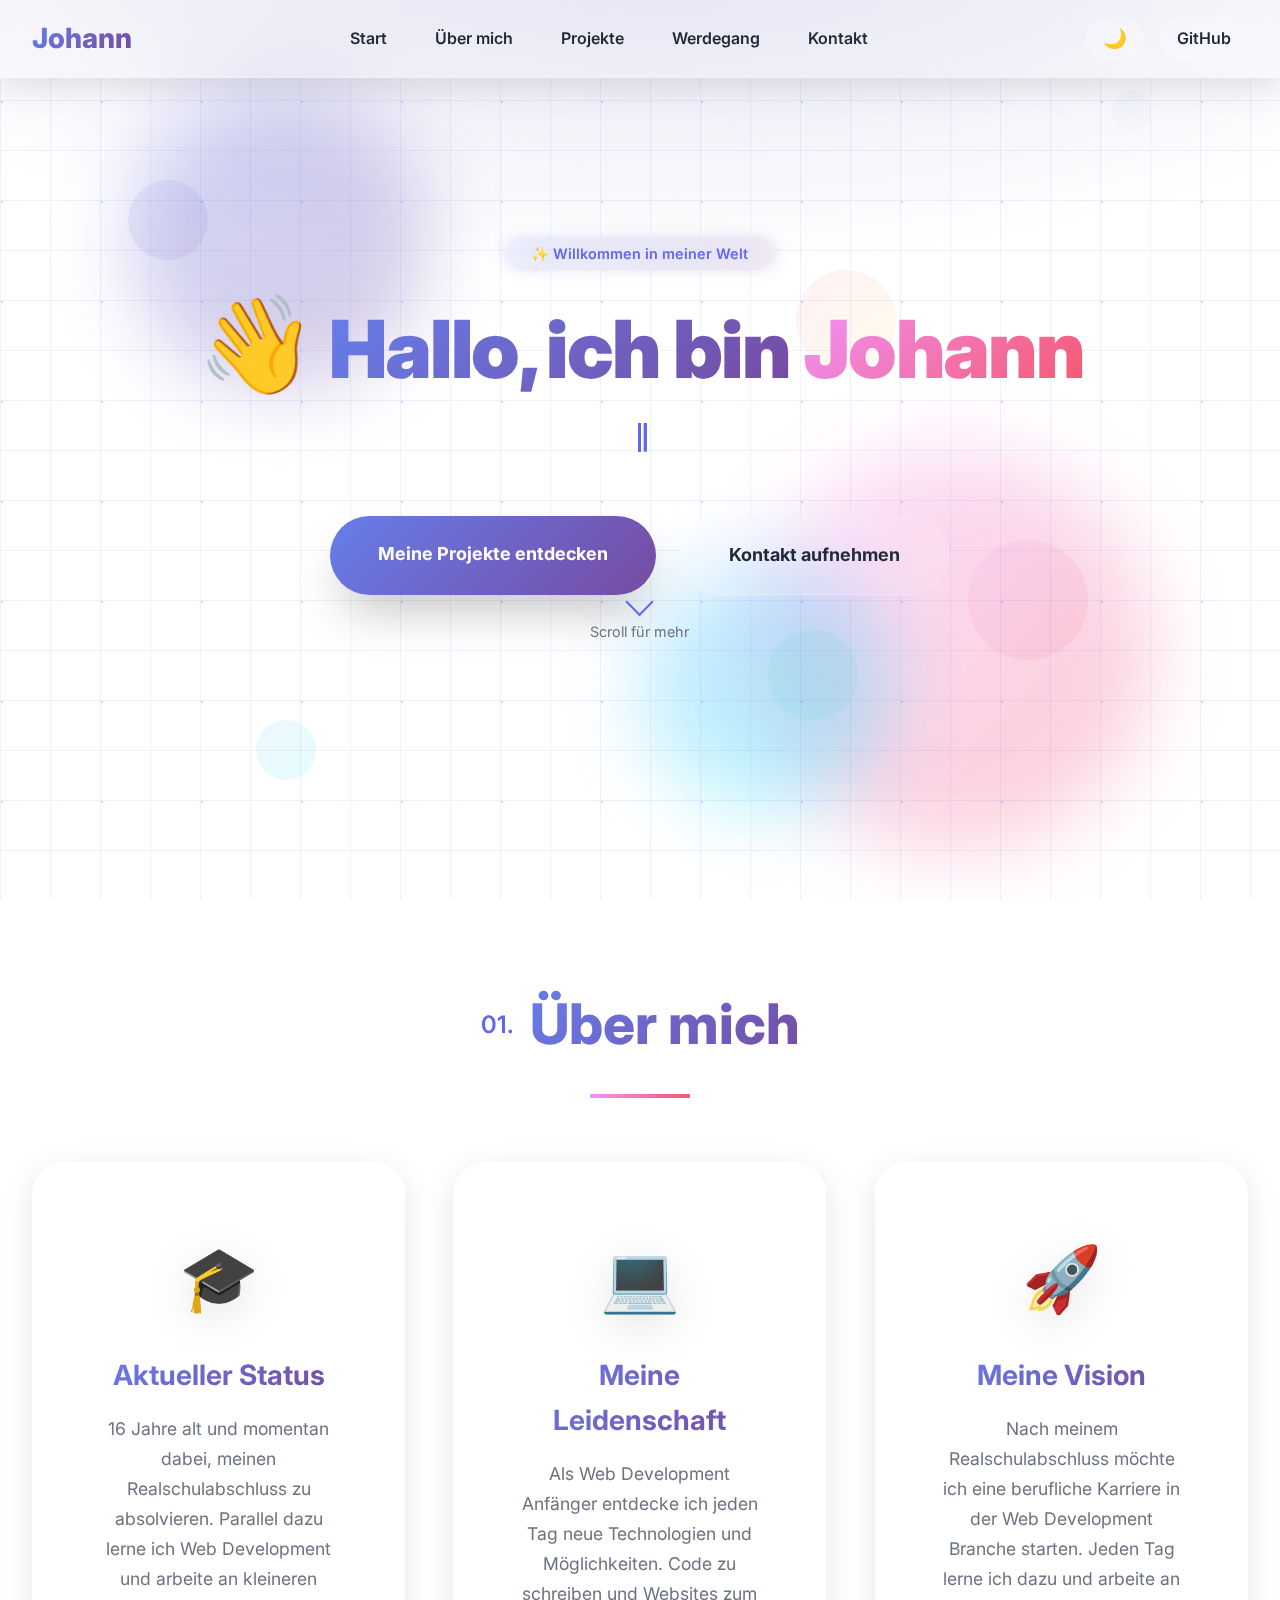
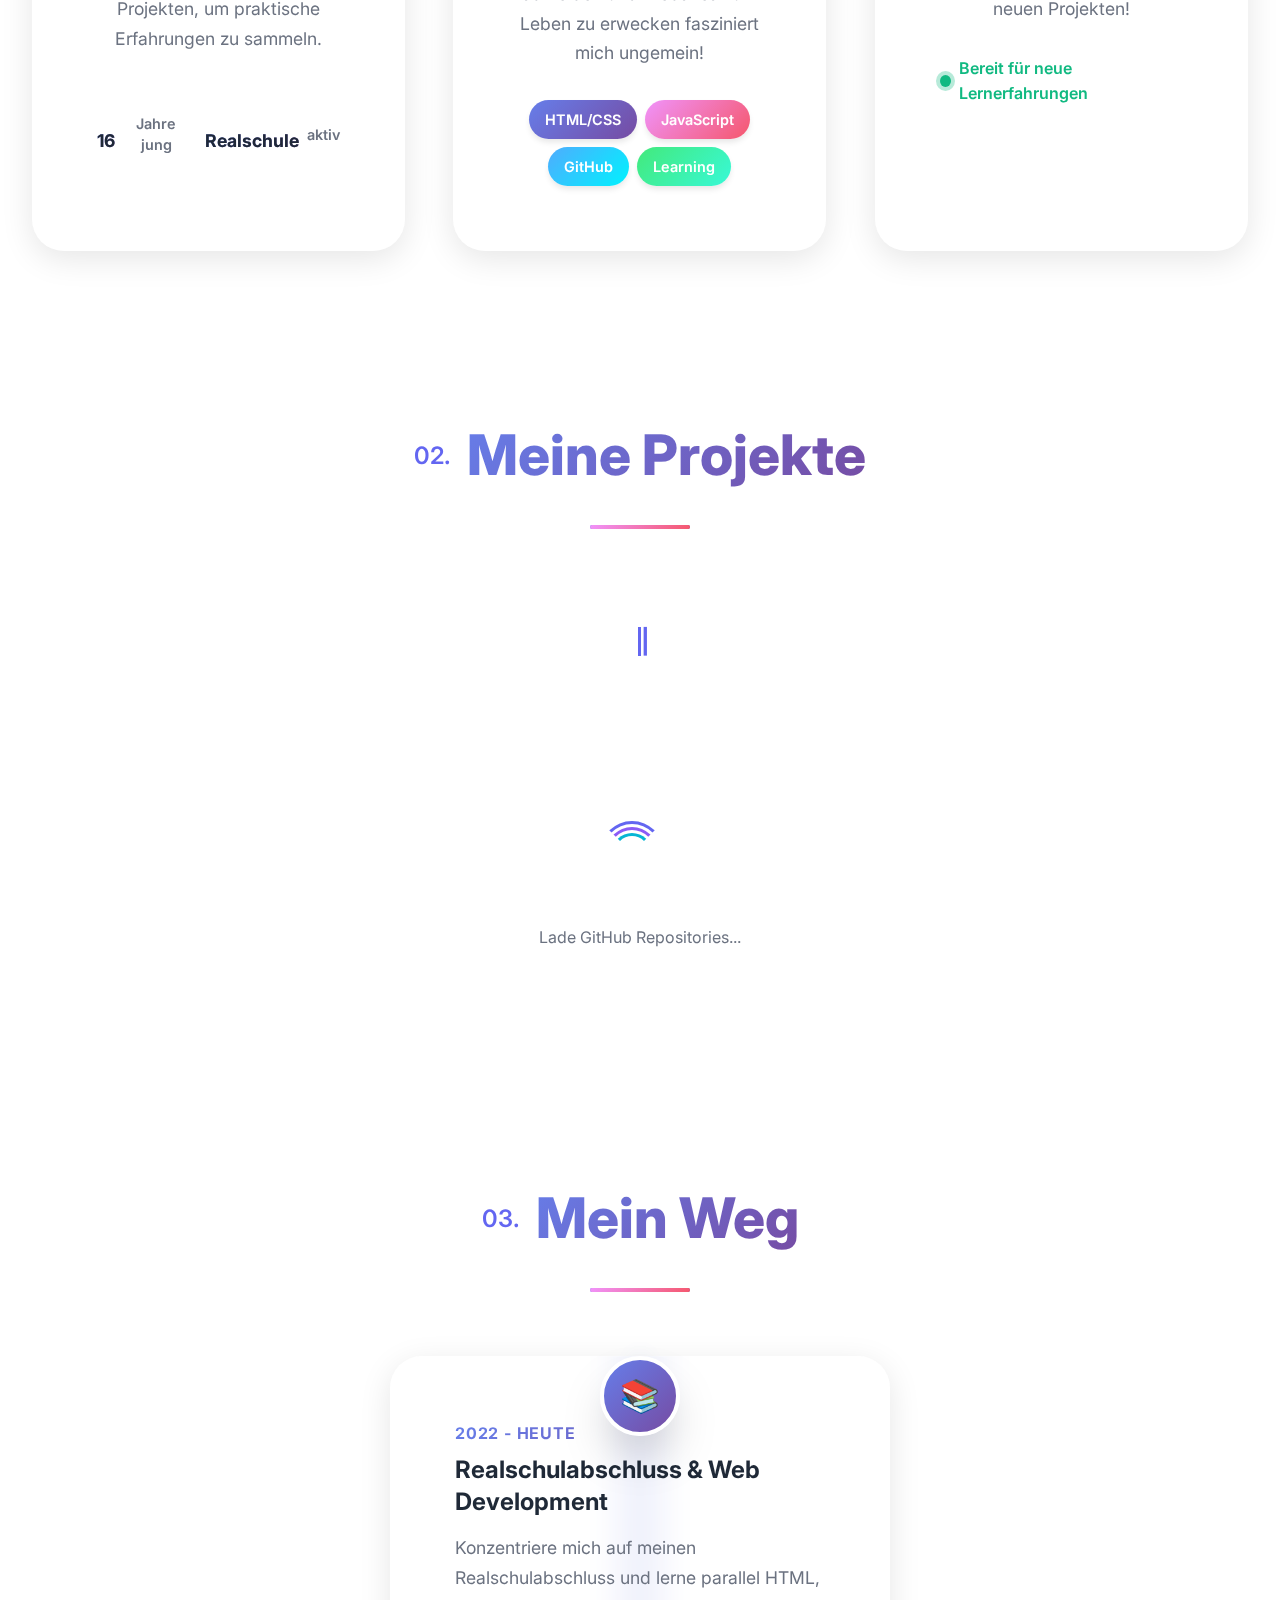
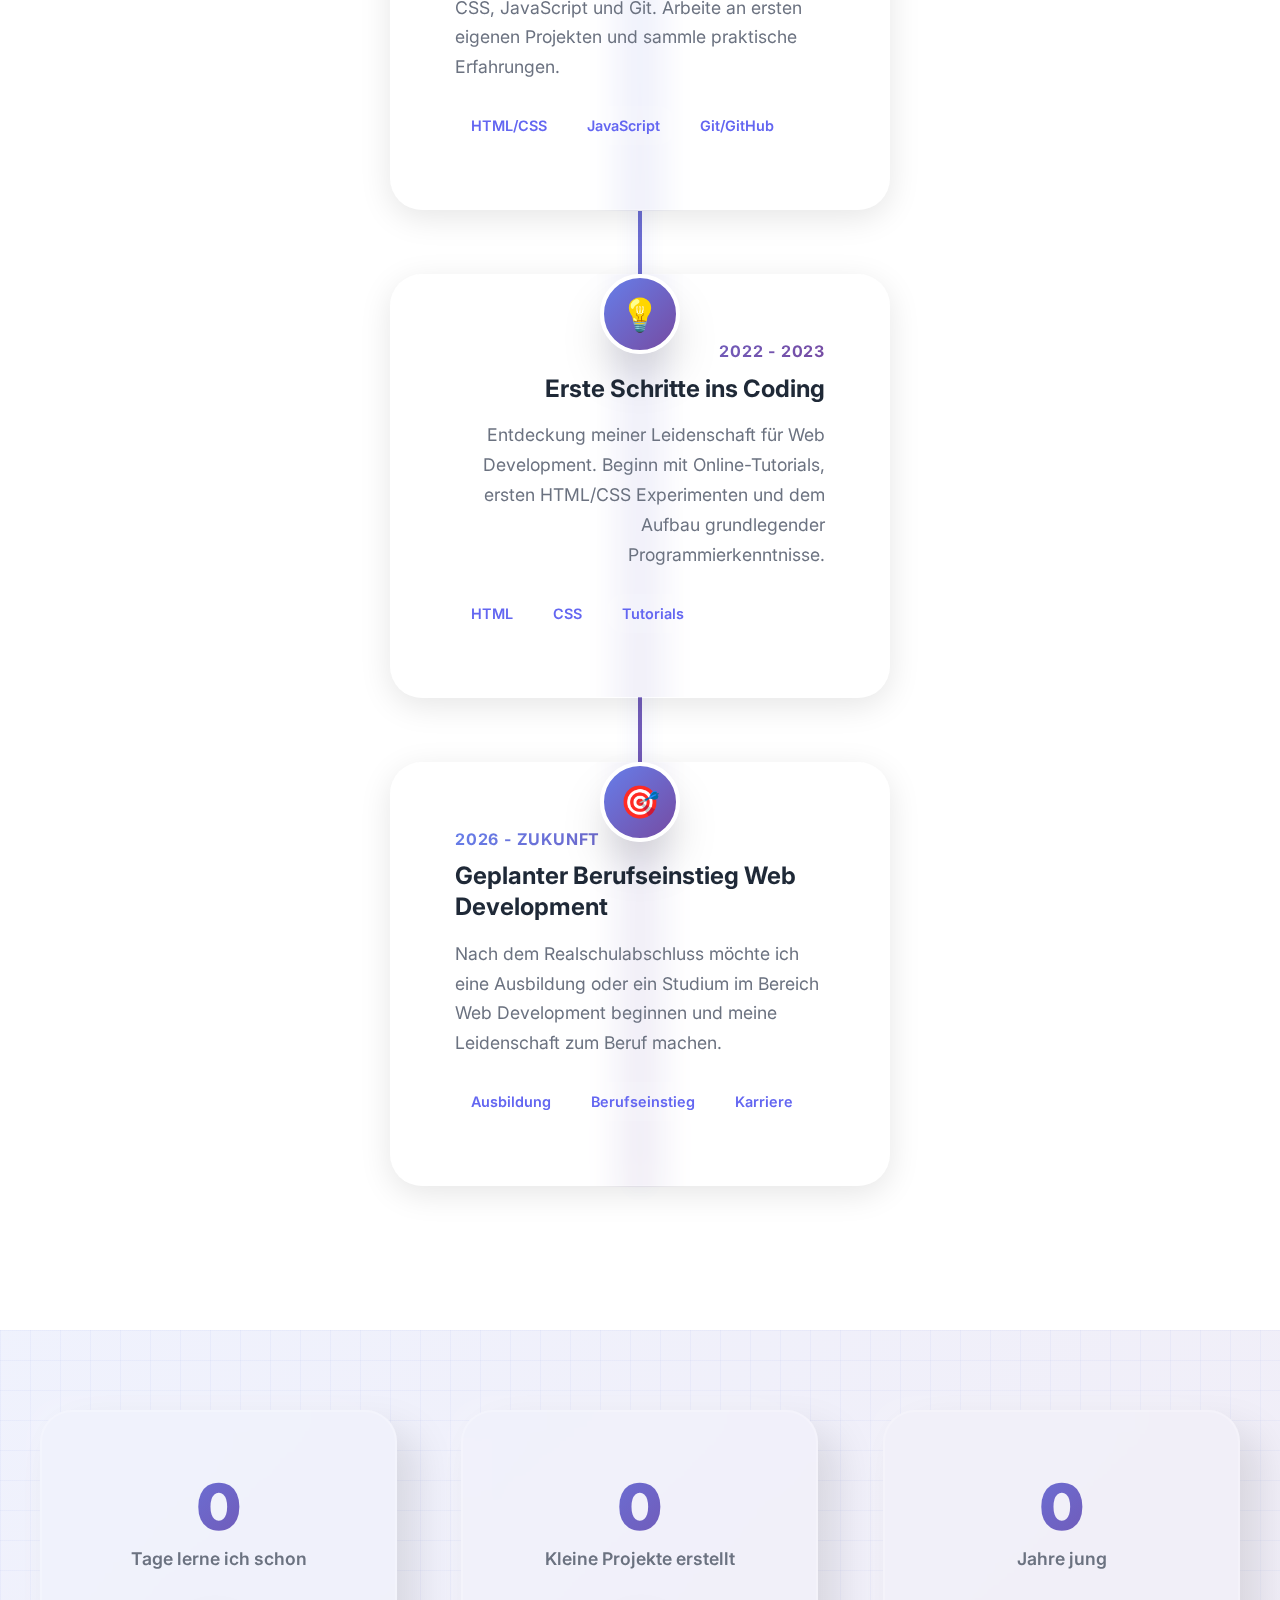
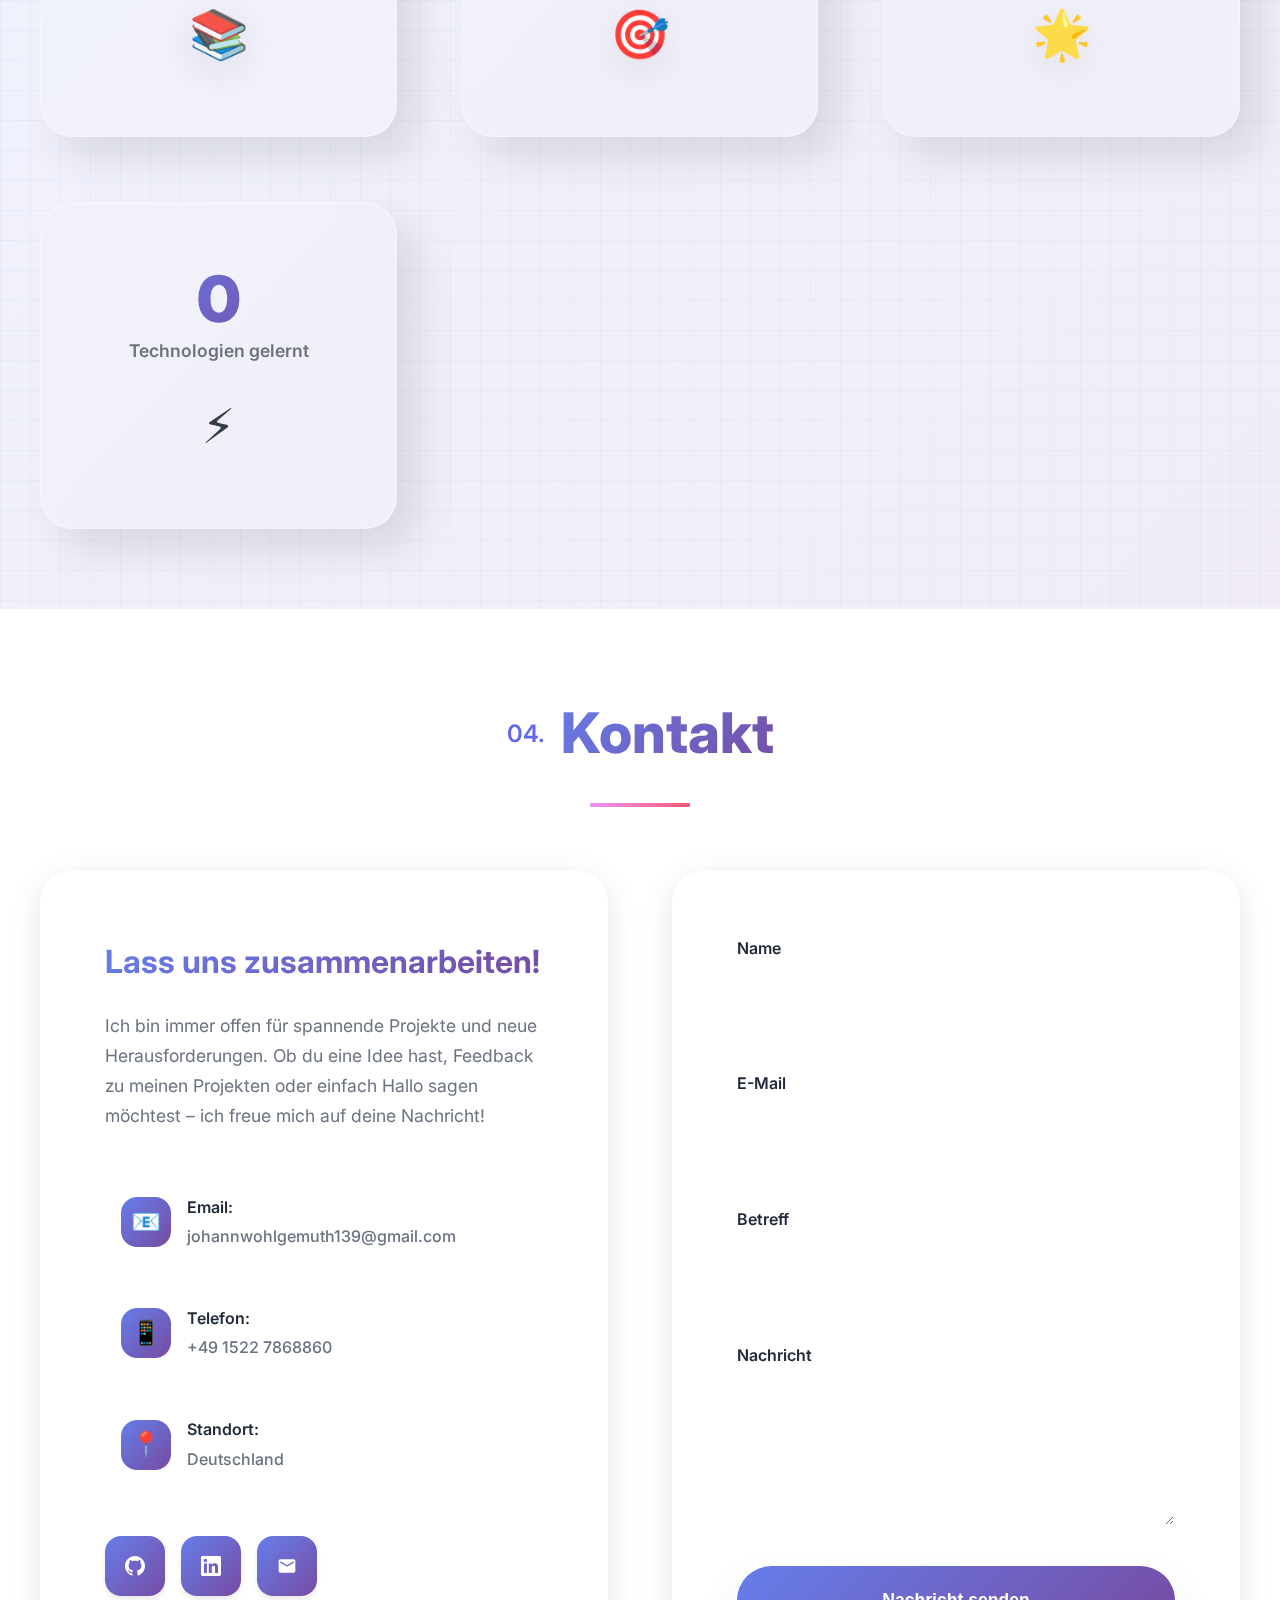
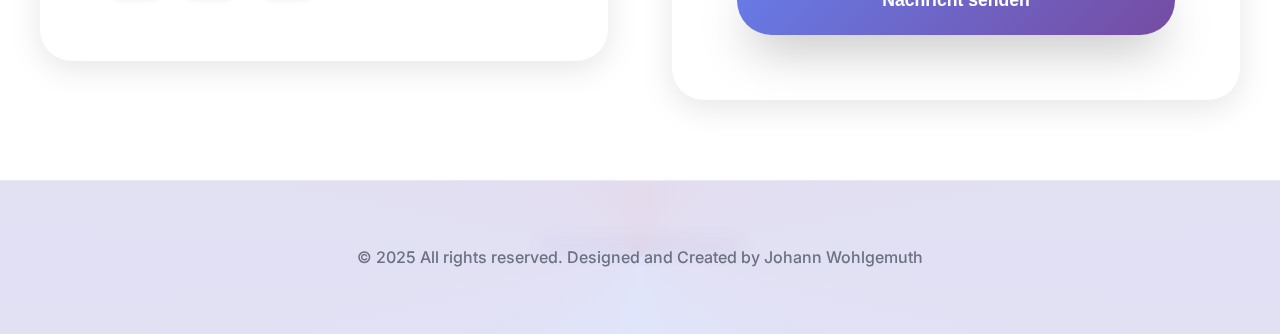
<file: index.html>
<!DOCTYPE html>
<html lang="de">
<head>
    <meta charset="UTF-8">
    <meta name="viewport" content="width=device-width, initial-scale=1.0">
    <title>Johann - Dynamic Portfolio</title>
    <link rel="icon" href="data:image/svg+xml,<svg xmlns='http://www.w3.org/2000/svg' viewBox='0 0 100 100'><text y='.9em' font-size='90'>👨‍💻</text></svg>" />
    <link rel="stylesheet" href="style.css">
    <link rel="preconnect" href="https://fonts.googleapis.com">
    <link rel="preconnect" href="https://fonts.gstatic.com" crossorigin>
    <link href="https://fonts.googleapis.com/css2?family=Inter:wght@300;400;500;600;700;800;900&display=swap" rel="stylesheet">
</head>
<body>
    <!-- Animated Background -->
    <div class="animated-background">
        <div class="floating-shapes">
            <div class="shape shape-1"></div>
            <div class="shape shape-2"></div>
            <div class="shape shape-3"></div>
            <div class="shape shape-4"></div>
            <div class="shape shape-5"></div>
            <div class="shape shape-6"></div>
        </div>
        <div class="gradient-orbs">
            <div class="orb orb-1"></div>
            <div class="orb orb-2"></div>
            <div class="orb orb-3"></div>
        </div>
    </div>

    <!-- Header -->
    <header class="glass-header">
        <nav>
            <a href="#home" class="logo">
                <span class="logo-text">Johann</span>
                <div class="logo-glow"></div>
            </a>
            <ul class="nav-links">
                <li><a href="#home" class="nav-link">Start</a></li>
                <li><a href="#about" class="nav-link">Über mich</a></li>
                <li><a href="#projects" class="nav-link">Projekte</a></li>
                <li><a href="#experience" class="nav-link">Werdegang</a></li>
                <li><a href="#contact" class="nav-link">Kontakt</a></li>
            </ul>
            <div class="header-actions">
                <button class="theme-toggle" onclick="toggleTheme()">
                    <span class="theme-icon">🌙</span>
                    <div class="toggle-bg"></div>
                </button>
                <a href="https://github.com/MyOne00" class="github-btn" target="_blank">
                    <span>GitHub</span>
                    <div class="btn-glow"></div>
                </a>
                <button class="mobile-menu-btn" onclick="toggleMobileMenu()">
                    <span></span>
                    <span></span>
                    <span></span>
                </button>
            </div>
        </nav>
    </header>

    <!-- Hero Section -->
    <section id="home" class="hero">
        <div class="hero-background">
            <div class="hero-grid"></div>
            <div class="hero-particles"></div>
        </div>
        <div class="hero-content">
            <div class="hero-badge">
                <span class="badge-text">✨ Willkommen in meiner Welt</span>
                <div class="badge-glow"></div>
            </div>
            <h1 class="hero-title">
                <span class="wave-text">👋</span> 
                <span class="gradient-text">Hallo, ich bin</span>
                <span class="name-highlight">Johann</span>
            </h1>
            <p class="hero-subtitle">
                <span class="typewriter-text"></span>
                <span class="cursor-blink">|</span>
            </p>
            <div class="hero-buttons">
                <a href="#projects" class="cta-button primary">
                    <span>Meine Projekte entdecken</span>
                    <div class="button-particles"></div>
                </a>
                <a href="#contact" class="cta-button secondary">
                    <span>Kontakt aufnehmen</span>
                </a>
            </div>
            <div class="scroll-indicator">
                <div class="scroll-arrow"></div>
                <span>Scroll für mehr</span>
            </div>
        </div>
    </section>

    <!-- About Section -->
    <section id="about" class="section-padding">
        <div class="section-header">
            <h2 class="section-title">
                <span class="title-number">01.</span>
                <span class="gradient-text">Über mich</span>
            </h2>
            <div class="section-line"></div>
        </div>
        
        <div class="about-container">
            <div class="about-card interactive-card" data-tilt>
                <div class="card-glow"></div>
                <div class="card-border"></div>
                <div class="floating-icon">🎓</div>
                <h3>Aktueller Status</h3>
                <p>16 Jahre alt und momentan dabei, meinen Realschulabschluss zu absolvieren. Parallel dazu lerne ich Web Development und arbeite an kleineren Projekten, um praktische Erfahrungen zu sammeln.</p>
                <div class="stats-mini">
                    <div class="stat-item">
                        <span class="stat-number">16</span>
                        <span class="stat-label">Jahre jung</span>
                    </div>
                    <div class="stat-item">
                        <span class="stat-number">Realschule</span>
                        <span class="stat-label">aktiv</span>
                    </div>
                </div>
                <div class="card-shine"></div>
            </div>

            <div class="about-card interactive-card" data-tilt>
                <div class="card-glow"></div>
                <div class="card-border"></div>
                <div class="floating-icon">💻</div>
                <h3>Meine Leidenschaft</h3>
                <p>Als Web Development Anfänger entdecke ich jeden Tag neue Technologien und Möglichkeiten. Code zu schreiben und Websites zum Leben zu erwecken fasziniert mich ungemein!</p>
                <div class="tech-cloud">
                    <span class="tech-bubble" data-tech="html">HTML/CSS</span>
                    <span class="tech-bubble" data-tech="js">JavaScript</span>
                    <span class="tech-bubble" data-tech="git">GitHub</span>
                    <span class="tech-bubble" data-tech="learn">Learning</span>
                </div>
                <div class="card-shine"></div>
            </div>

            <div class="about-card interactive-card" data-tilt>
                <div class="card-glow"></div>
                <div class="card-border"></div>
                <div class="floating-icon">🚀</div>
                <h3>Meine Vision</h3>
                <p>Nach meinem Realschulabschluss möchte ich eine berufliche Karriere in der Web Development Branche starten. Jeden Tag lerne ich dazu und arbeite an neuen Projekten!</p>
                <div class="pulse-indicator">
                    <div class="pulse-dot"></div>
                    <span>Bereit für neue Lernerfahrungen</span>
                </div>
                <div class="card-shine"></div>
            </div>
        </div>
    </section>

    <!-- Projects Section -->
    <section id="projects" class="section-padding">
        <div class="section-header">
            <h2 class="section-title">
                <span class="title-number">02.</span>
                <span class="gradient-text">Meine Projekte</span>
            </h2>
            <div class="section-line"></div>
        </div>
        
        <div class="projects-intro">
            <div class="typing-animation">
                <span class="typing-text"></span>
                <span class="cursor">|</span>
            </div>
        </div>

        <div id="projects-container">
            <div class="loading">
                <div class="loading-spinner">
                    <div class="spinner-ring"></div>
                    <div class="spinner-ring"></div>
                    <div class="spinner-ring"></div>
                </div>
                <p>Lade GitHub Repositories...</p>
            </div>
        </div>

        <div class="projects-grid" id="projects-grid" style="display: none;"></div>
    </section>

    <!-- Experience Timeline -->
    <section id="experience" class="section-padding">
        <div class="section-header">
            <h2 class="section-title">
                <span class="title-number">03.</span>
                <span class="gradient-text">Mein Weg</span>
            </h2>
            <div class="section-line"></div>
        </div>
        
        <div class="timeline">
            <div class="timeline-item" data-aos="slide-right">
                <div class="timeline-marker">
                    <div class="timeline-icon">📚</div>
                    <div class="marker-glow"></div>
                </div>
                <div class="timeline-content">
                    <div class="timeline-date">2022 - Heute</div>
                    <h3>Realschulabschluss & Web Development</h3>
                    <p>Konzentriere mich auf meinen Realschulabschluss und lerne parallel HTML, CSS, JavaScript und Git. Arbeite an ersten eigenen Projekten und sammle praktische Erfahrungen.</p>
                    <div class="timeline-tags">
                        <span>HTML/CSS</span>
                        <span>JavaScript</span>
                        <span>Git/GitHub</span>
                    </div>
                    <div class="content-glow"></div>
                </div>
            </div>

            <div class="timeline-item" data-aos="slide-left">
                <div class="timeline-marker">
                    <div class="timeline-icon">💡</div>
                    <div class="marker-glow"></div>
                </div>
                <div class="timeline-content">
                    <div class="timeline-date">2022 - 2023</div>
                    <h3>Erste Schritte ins Coding</h3>
                    <p>Entdeckung meiner Leidenschaft für Web Development. Beginn mit Online-Tutorials, ersten HTML/CSS Experimenten und dem Aufbau grundlegender Programmierkenntnisse.</p>
                    <div class="timeline-tags">
                        <span>HTML</span>
                        <span>CSS</span>
                        <span>Tutorials</span>
                    </div>
                    <div class="content-glow"></div>
                </div>
            </div>

            <div class="timeline-item" data-aos="slide-right">
                <div class="timeline-marker">
                    <div class="timeline-icon">🎯</div>
                    <div class="marker-glow"></div>
                </div>
                <div class="timeline-content">
                    <div class="timeline-date">2026 - Zukunft</div>
                    <h3>Geplanter Berufseinstieg Web Development</h3>
                    <p>Nach dem Realschulabschluss möchte ich eine Ausbildung oder ein Studium im Bereich Web Development beginnen und meine Leidenschaft zum Beruf machen.</p>
                    <div class="timeline-tags">
                        <span>Ausbildung</span>
                        <span>Berufseinstieg</span>
                        <span>Karriere</span>
                    </div>
                    <div class="content-glow"></div>
                </div>
            </div>
        </div>
    </section>

    <!-- Interactive Stats -->
    <section id="stats" class="section-padding stats-section">
        <div class="stats-background">
            <div class="stats-grid"></div>
        </div>
        <div class="stats-container">
            <div class="stats-card neumorphic" data-count="365">
                <div class="stat-number">0</div>
                <div class="stat-label">Tage lerne ich schon</div>
                <div class="stat-icon">📚</div>
                <div class="card-particles"></div>
            </div>

            <div class="stats-card neumorphic" data-count="9">
                <div class="stat-number">0</div>
                <div class="stat-label">Kleine Projekte erstellt</div>
                <div class="stat-icon">🎯</div>
                <div class="card-particles"></div>
            </div>

            <div class="stats-card neumorphic" data-count="16">
                <div class="stat-number">0</div>
                <div class="stat-label">Jahre jung</div>
                <div class="stat-icon">🌟</div>
                <div class="card-particles"></div>
            </div>

            <div class="stats-card neumorphic" data-count="3">
                <div class="stat-number">0</div>
                <div class="stat-label">Technologien gelernt</div>
                <div class="stat-icon">⚡</div>
                <div class="card-particles"></div>
            </div>
        </div>
    </section>

    <!-- Contact Section -->
    <section id="contact" class="section-padding">
        <div class="section-header">
            <h2 class="section-title">
                <span class="title-number">04.</span>
                <span class="gradient-text">Kontakt</span>
            </h2>
            <div class="section-line"></div>
        </div>
        
        <div class="contact-container">
            <div class="contact-info">
                <div class="info-glow"></div>
                <h3>Lass uns zusammenarbeiten!</h3>
                <p>Ich bin immer offen für spannende Projekte und neue Herausforderungen. Ob du eine Idee hast, Feedback zu meinen Projekten oder einfach Hallo sagen möchtest – ich freue mich auf deine Nachricht!</p>
                
                <div class="contact-details">
                    <div class="contact-item">
                        <div class="contact-icon">📧</div>
                        <div class="contact-text">
                            <strong>Email:</strong>
                            <span>johannwohlgemuth139@gmail.com</span>
                        </div>
                    </div>
                    <div class="contact-item">
                        <div class="contact-icon">📱</div>
                        <div class="contact-text">
                            <strong>Telefon:</strong>
                            <span>+49 1522 7868860</span>
                        </div>
                    </div>
                    <div class="contact-item">
                        <div class="contact-icon">📍</div>
                        <div class="contact-text">
                            <strong>Standort:</strong>
                            <span>Deutschland</span>
                        </div>
                    </div>
                </div>

                <div class="social-links">
                    <a href="https://github.com/MyOne00" class="social-link" title="GitHub">
                        <svg width="20" height="20" viewBox="0 0 24 24" fill="currentColor">
                            <path d="M12 0c-6.626 0-12 5.373-12 12 0 5.302 3.438 9.8 8.207 11.387.599.111.793-.261.793-.577v-2.234c-3.338.726-4.033-1.416-4.033-1.416-.546-1.387-1.333-1.756-1.333-1.756-1.089-.745.083-.729.083-.729 1.205.084 1.839 1.237 1.839 1.237 1.07 1.834 2.807 1.304 3.492.997.107-.775.418-1.305.762-1.604-2.665-.305-5.467-1.334-5.467-5.931 0-1.311.469-2.381 1.236-3.221-.124-.303-.535-1.524.117-3.176 0 0 1.008-.322 3.301 1.23.957-.266 1.983-.399 3.003-.404 1.02.005 2.047.138 3.006.404 2.291-1.552 3.297-1.23 3.297-1.23.653 1.653.242 2.874.118 3.176.77.84 1.235 1.911 1.235 3.221 0 4.609-2.807 5.624-5.479 5.921.43.372.823 1.102.823 2.222v3.293c0 .319.192.694.801.576 4.765-1.589 8.199-6.086 8.199-11.386 0-6.627-5.373-12-12-12z"/>
                        </svg>
                        <div class="link-glow"></div>
                    </a>
                    <a href="https://www.linkedin.com/in/johann-wohlgemuth-3943b9271/" class="social-link" title="LinkedIn">
                        <svg width="20" height="20" viewBox="0 0 24 24" fill="currentColor">
                            <path d="M20.447 20.452h-3.554v-5.569c0-1.328-.027-3.037-1.852-3.037-1.853 0-2.136 1.445-2.136 2.939v5.667H9.351V9h3.414v1.561h.046c.477-.9 1.637-1.85 3.37-1.85 3.601 0 4.267 2.37 4.267 5.455v6.286zM5.337 7.433c-1.144 0-2.063-.926-2.063-2.065 0-1.138.92-2.063 2.063-2.063 1.14 0 2.064.925 2.064 2.063 0 1.139-.925 2.065-2.064 2.065zm1.782 13.019H3.555V9h3.564v11.452zM22.225 0H1.771C.792 0 0 .774 0 1.729v20.542C0 23.227.792 24 1.771 24h20.451C23.2 24 24 23.227 24 22.271V1.729C24 .774 23.2 0 22.222 0h.003z"/>
                        </svg>
                        <div class="link-glow"></div>
                    </a>
                    <a href="mailto:johannwohlgemuth139@gmail.com" class="social-link" title="Email">
                        <svg width="20" height="20" viewBox="0 0 24 24" fill="currentColor">
                            <path d="M20 4H4c-1.1 0-1.99.9-1.99 2L2 18c0 1.1.9 2 2 2h16c1.1 0 2-.9 2-2V6c0-1.1-.9-2-2-2zm0 4l-8 5-8-5V6l8 5 8-5v2z"/>
                        </svg>
                        <div class="link-glow"></div>
                    </a>
                </div>
            </div>

            <form class="contact-form" onsubmit="handleSubmit(event)">
                <div class="form-glow"></div>
                <div class="form-group">
                    <label for="name">Name</label>
                    <input type="text" id="name" name="name" required>
                    <div class="input-glow"></div>
                </div>
                <div class="form-group">
                    <label for="email">E-Mail</label>
                    <input type="email" id="email" name="email" required>
                    <div class="input-glow"></div>
                </div>
                <div class="form-group">
                    <label for="subject">Betreff</label>
                    <input type="text" id="subject" name="subject" required>
                    <div class="input-glow"></div>
                </div>
                <div class="form-group">
                    <label for="message">Nachricht</label>
                    <textarea id="message" name="message" rows="5" required></textarea>
                    <div class="input-glow"></div>
                </div>
                <button type="submit" class="submit-btn">
                    <span>Nachricht senden</span>
                    <div class="btn-particles"></div>
                </button>
            </form>
        </div>
    </section>

    <!-- Footer -->
    <footer>
        <div class="footer-content">
            <p>&copy; 2025 All rights reserved. Designed and Created by Johann Wohlgemuth</p>
            <div class="footer-glow"></div>
        </div>
    </footer>

    <!-- Cursor Trail -->
    <div class="cursor-trail"></div>

    <script src="script.js"></script>
</body>
</html>
</file>
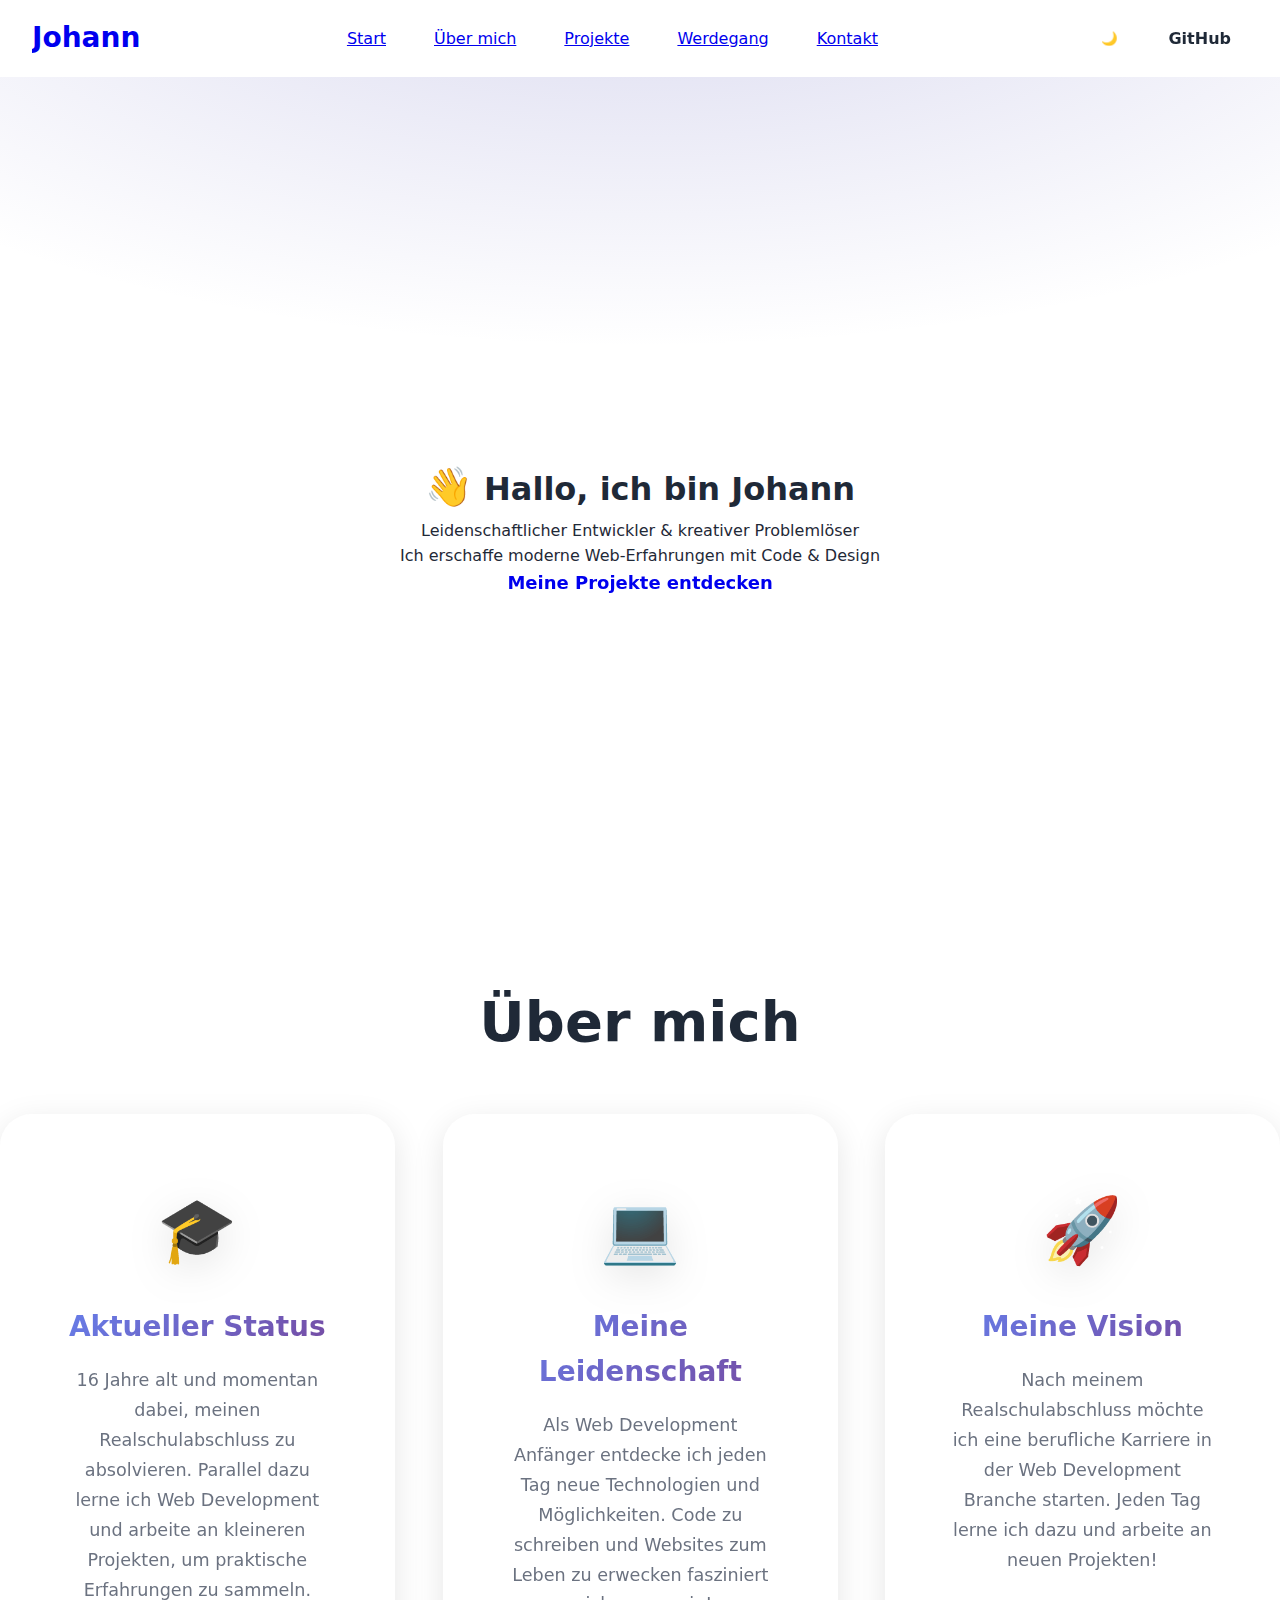
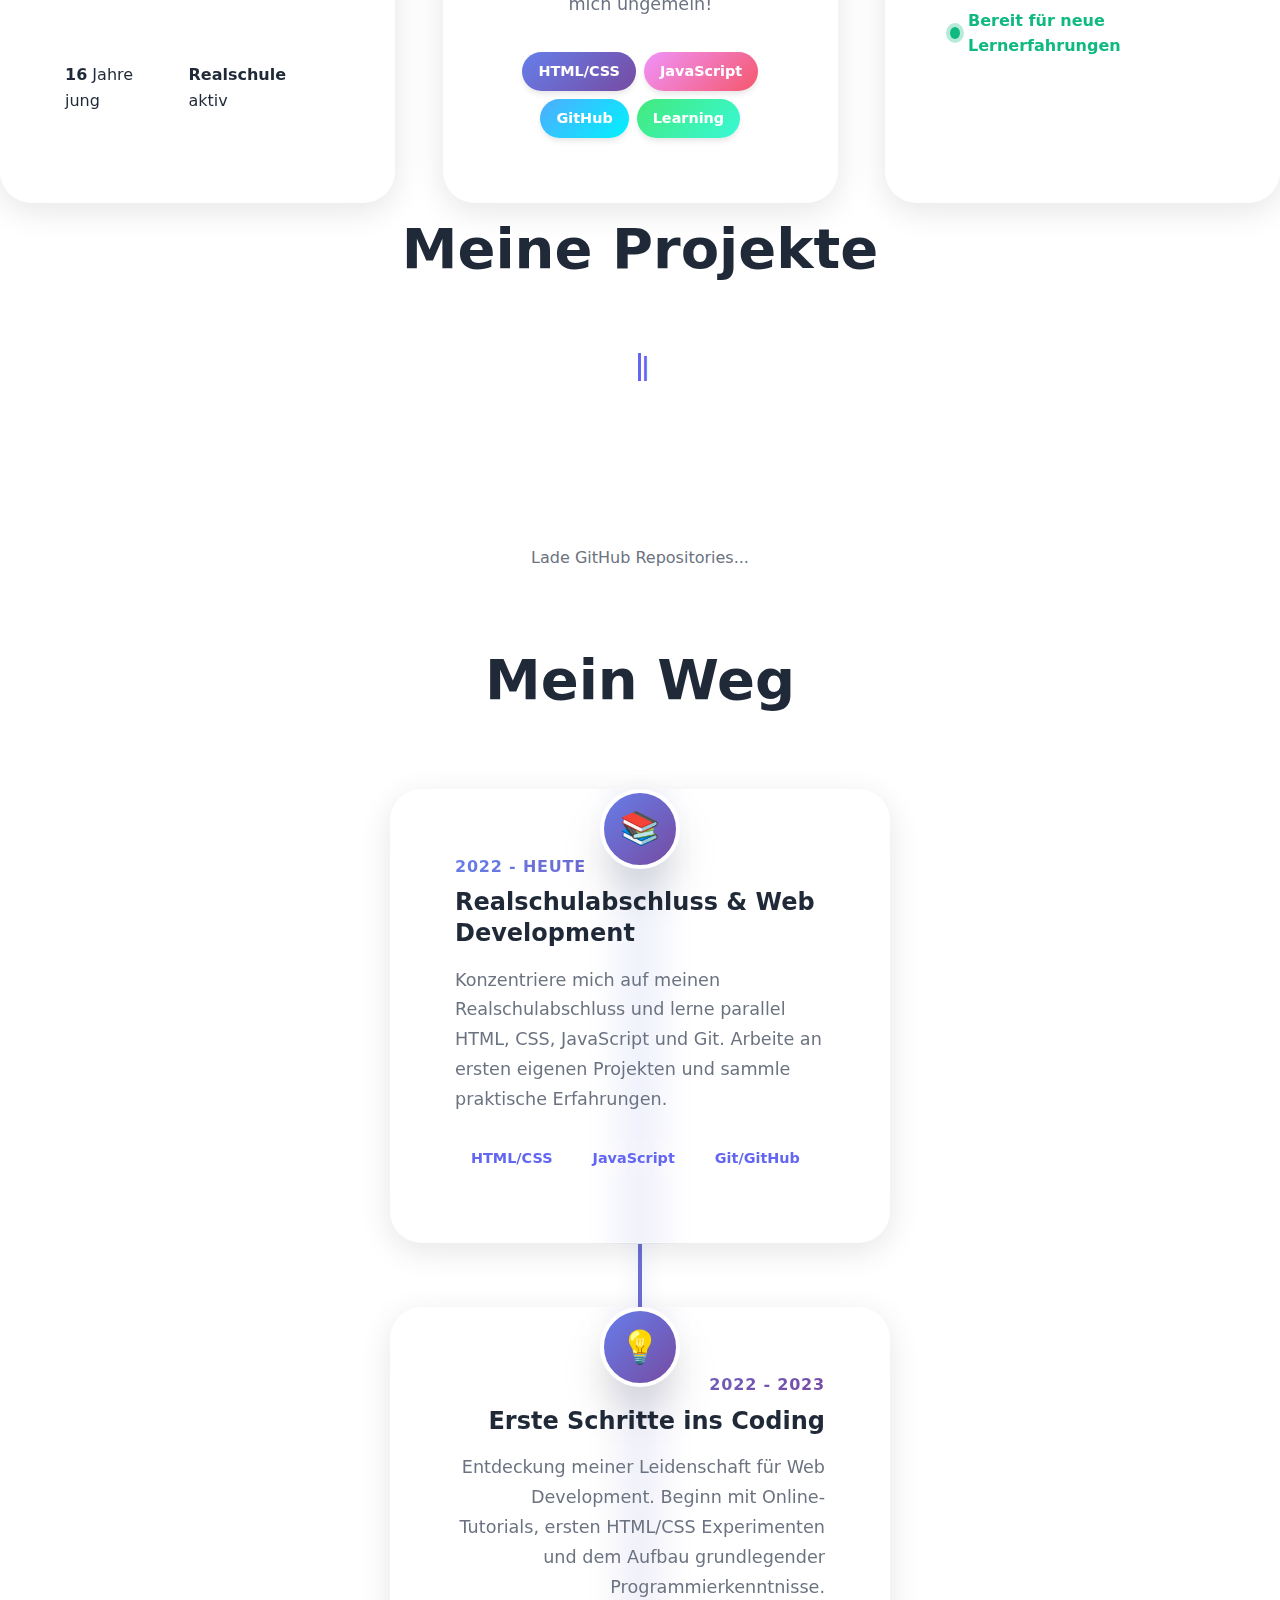
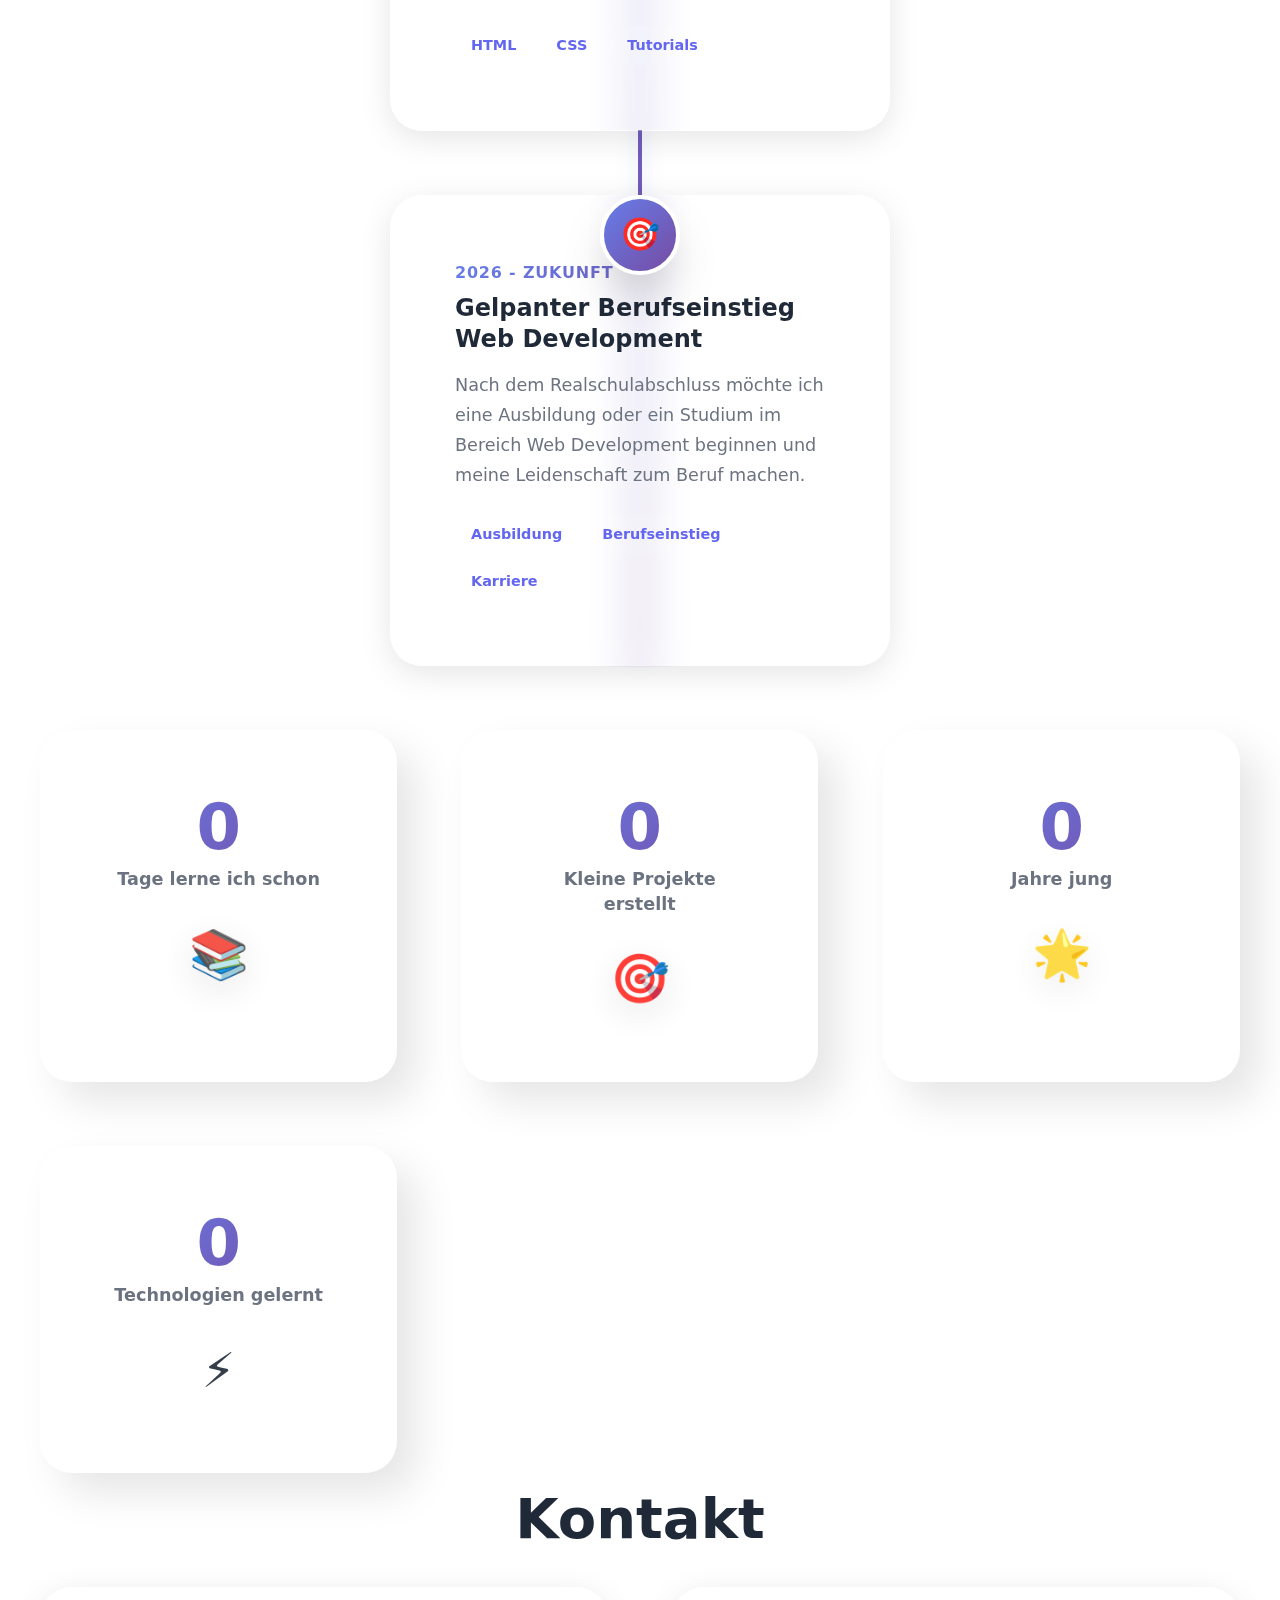
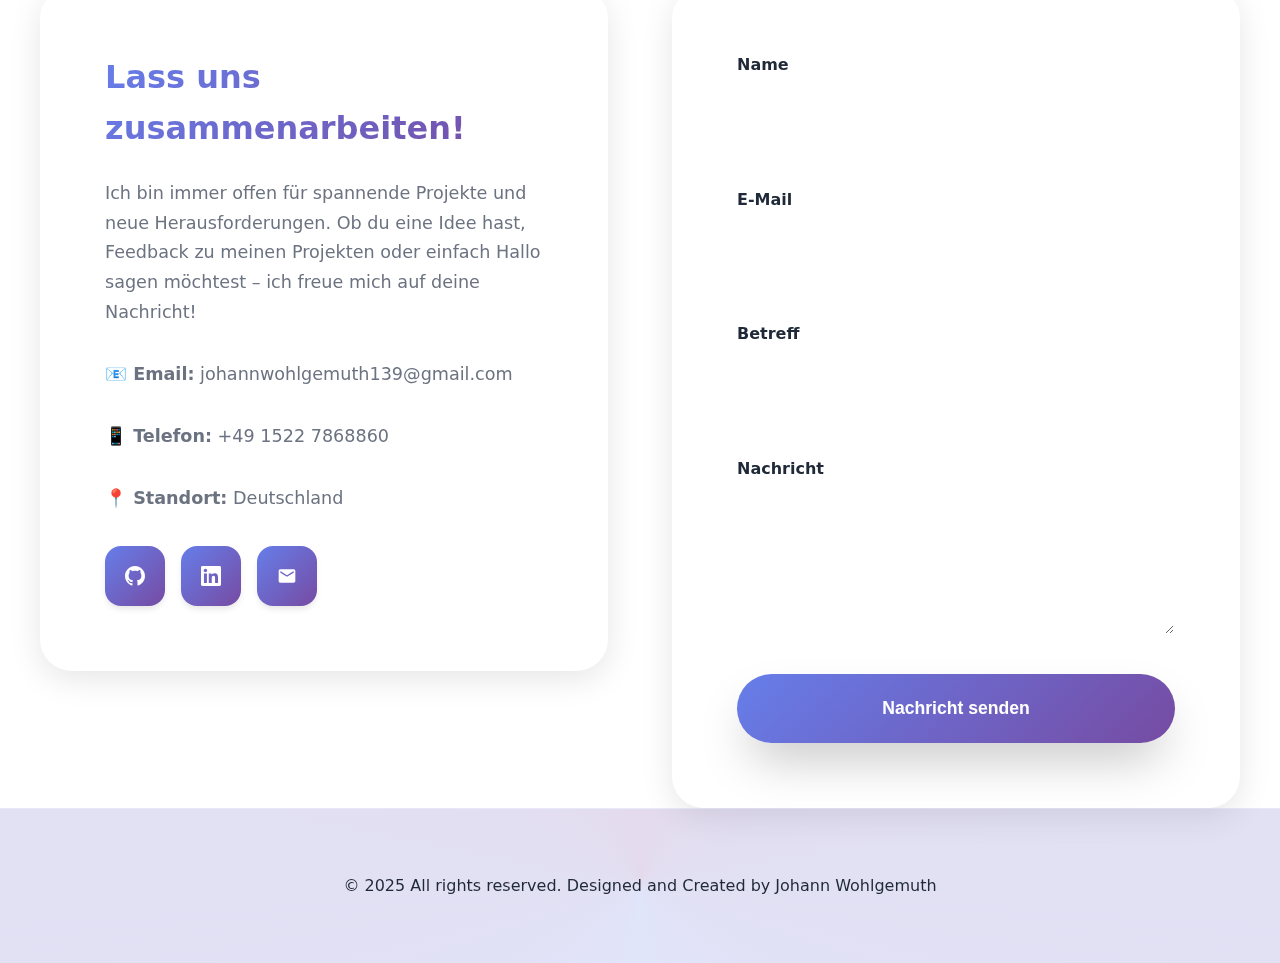
<file: index copy.html>
<!DOCTYPE html>
<html lang="de">
<head>
    <meta charset="UTF-8">
    <meta name="viewport" content="width=device-width, initial-scale=1.0">
    <title>Johann - Dynamic Portfolio</title>
    <link rel="stylesheet" href="style.css">
</head>
<body>
    <!-- Header -->
    <header>
        <nav>
            <a href="#home" class="logo">Johann</a>
            <ul class="nav-links">
                <li><a href="#home">Start</a></li>
                <li><a href="#about">Über mich</a></li>
                <li><a href="#projects">Projekte</a></li>
                <li><a href="#experience">Werdegang</a></li>
                <li><a href="#contact">Kontakt</a></li>
            </ul>
            <div style="display: flex; gap: 1rem; align-items: center;">
                <button class="theme-toggle" onclick="toggleTheme()">🌙</button>
                <a href="https://github.com/MyOne00" class="github-btn" target="_blank">GitHub</a>
            </div>
        </nav>
    </header>

    <!-- Hero Section -->
    <section id="home" class="hero">
        <div class="hero-content">
            <h1>
                <span class="wave-text">👋</span> Hallo, ich bin Johann
            </h1>
            <p>Leidenschaftlicher Entwickler & kreativer Problemlöser<br>
            Ich erschaffe moderne Web-Erfahrungen mit Code & Design</p>
            <a href="#projects" class="cta-button">Meine Projekte entdecken</a>
        </div>
    </section>

    <!-- About Section -->
    <section id="about">
        <h2 class="section-title">Über mich</h2>
        
        <div class="about-container">
            <div class="about-card interactive-card">
                <div class="card-glow"></div>
                <div class="floating-icon">🎓</div>
                <h3>Aktueller Status</h3>
                <p>16 Jahre alt und momentan dabei, meinen Realschulabschluss zu absolvieren. Parallel dazu lerne ich Web Development und arbeite an kleineren Projekten, um praktische Erfahrungen zu sammeln.</p>
                <div class="stats-mini">
                    <span><strong>16</strong> Jahre jung</span>
                    <span><strong>Realschule</strong> aktiv</span>
                </div>
            </div>

            <div class="about-card interactive-card">
                <div class="card-glow"></div>
                <div class="floating-icon">💻</div>
                <h3>Meine Leidenschaft</h3>
                <p>Als Web Development Anfänger entdecke ich jeden Tag neue Technologien und Möglichkeiten. Code zu schreiben und Websites zum Leben zu erwecken fasziniert mich ungemein!</p>
                <div class="tech-cloud">
                    <span class="tech-bubble">HTML/CSS</span>
                    <span class="tech-bubble">JavaScript</span>
                    <span class="tech-bubble">GitHub</span>
                    <span class="tech-bubble">Learning</span>
                </div>
            </div>

            <div class="about-card interactive-card">
                <div class="card-glow"></div>
                <div class="floating-icon">🚀</div>
                <h3>Meine Vision</h3>
                <p>Nach meinem Realschulabschluss möchte ich eine berufliche Karriere in der Web Development Branche starten. Jeden Tag lerne ich dazu und arbeite an neuen Projekten!</p>
                <div class="pulse-indicator">
                    <div class="pulse-dot"></div>
                    <span>Bereit für neue Lernerfahrungen</span>
                </div>
            </div>
        </div>
    </section>

    <!-- Projects Section -->
    <section id="projects">
        <h2 class="section-title">Meine Projekte</h2>
        
        <div class="projects-intro">
            <div class="typing-animation">
                <span class="typing-text"></span>
                <span class="cursor">|</span>
            </div>
        </div>

        <div id="projects-container">
            <div class="loading">
                <div class="spinner"></div>
                <p>Lade GitHub Repositories...</p>
            </div>
        </div>

        <div class="projects-grid" id="projects-grid" style="display: none;"></div>
    </section>

    <!-- Experience Timeline -->
    <section id="experience">
        <h2 class="section-title">Mein Weg</h2>
        
        <div class="timeline">
            <div class="timeline-item" data-aos="slide-right">
                <div class="timeline-marker">
                    <div class="timeline-icon">📚</div>
                </div>
                <div class="timeline-content">
                    <div class="timeline-date">2022 - Heute</div>
                    <h3>Realschulabschluss & Web Development</h3>
                    <p>Konzentriere mich auf meinen Realschulabschluss und lerne parallel HTML, CSS, JavaScript und Git. Arbeite an ersten eigenen Projekten und sammle praktische Erfahrungen.</p>
                    <div class="timeline-tags">
                        <span>HTML/CSS</span>
                        <span>JavaScript</span>
                        <span>Git/GitHub</span>
                    </div>
                </div>
            </div>

            <div class="timeline-item" data-aos="slide-left">
                <div class="timeline-marker">
                    <div class="timeline-icon">💡</div>
                </div>
                <div class="timeline-content">
                    <div class="timeline-date">2022 - 2023</div>
                    <h3>Erste Schritte ins Coding</h3>
                    <p>Entdeckung meiner Leidenschaft für Web Development. Beginn mit Online-Tutorials, ersten HTML/CSS Experimenten und dem Aufbau grundlegender Programmierkenntnisse.</p>
                    <div class="timeline-tags">
                        <span>HTML</span>
                        <span>CSS</span>
                        <span>Tutorials</span>
                    </div>
                </div>
            </div>

            <div class="timeline-item" data-aos="slide-right">
                <div class="timeline-marker">
                    <div class="timeline-icon">🎯</div>
                </div>
                <div class="timeline-content">
                    <div class="timeline-date">2026 - Zukunft</div>
                    <h3>Gelpanter Berufseinstieg Web Development</h3>
                    <p>Nach dem Realschulabschluss möchte ich eine Ausbildung oder ein Studium im Bereich Web Development beginnen und meine Leidenschaft zum Beruf machen.</p>
                    <div class="timeline-tags">
                        <span>Ausbildung</span>
                        <span>Berufseinstieg</span>
                        <span>Karriere</span>
                    </div>
                </div>
            </div>
        </div>
    </section>

    <!-- Interactive Stats -->
    <section id="stats">
        <div class="stats-container">
            <div class="stats-card neumorphic">
                <div class="stat-number" data-target="365">0</div>
                <div class="stat-label">Tage lerne ich schon</div>
                <div class="stat-icon">📚</div>
            </div>

            <div class="stats-card neumorphic">
                <div class="stat-number" data-target="9">0</div>
                <div class="stat-label">Kleine Projekte erstellt</div>
                <div class="stat-icon">🎯</div>
            </div>

            <div class="stats-card neumorphic">
                <div class="stat-number" data-target="16">0</div>
                <div class="stat-label">Jahre jung</div>
                <div class="stat-icon">🌟</div>
            </div>

            <div class="stats-card neumorphic">
                <div class="stat-number" data-target="3">0</div>
                <div class="stat-label">Technologien gelernt</div>
                <div class="stat-icon">⚡</div>
            </div>
        </div>
    </section>

    <!-- Contact Section -->
    <section id="contact">
        <h2 class="section-title">Kontakt</h2>
        
        <div class="contact-container">
            <div class="contact-info">
                <h3>Lass uns zusammenarbeiten!</h3>
                <p>Ich bin immer offen für spannende Projekte und neue Herausforderungen. Ob du eine Idee hast, Feedback zu meinen Projekten oder einfach Hallo sagen möchtest – ich freue mich auf deine Nachricht!</p>
                
                <div style="margin: 2rem 0;">
                    <p><strong>📧 Email:</strong> johannwohlgemuth139@gmail.com</p>
                    <p><strong>📱 Telefon:</strong> +49 1522 7868860</p>
                    <p><strong>📍 Standort:</strong> Deutschland</p>
                </div>

                <div class="social-links">
                    <a href="https://github.com/MyOne00" class="social-link" title="GitHub">
                        <svg width="20" height="20" viewBox="0 0 24 24" fill="currentColor">
                            <path d="M12 0c-6.626 0-12 5.373-12 12 0 5.302 3.438 9.8 8.207 11.387.599.111.793-.261.793-.577v-2.234c-3.338.726-4.033-1.416-4.033-1.416-.546-1.387-1.333-1.756-1.333-1.756-1.089-.745.083-.729.083-.729 1.205.084 1.839 1.237 1.839 1.237 1.07 1.834 2.807 1.304 3.492.997.107-.775.418-1.305.762-1.604-2.665-.305-5.467-1.334-5.467-5.931 0-1.311.469-2.381 1.236-3.221-.124-.303-.535-1.524.117-3.176 0 0 1.008-.322 3.301 1.23.957-.266 1.983-.399 3.003-.404 1.02.005 2.047.138 3.006.404 2.291-1.552 3.297-1.23 3.297-1.23.653 1.653.242 2.874.118 3.176.77.84 1.235 1.911 1.235 3.221 0 4.609-2.807 5.624-5.479 5.921.43.372.823 1.102.823 2.222v3.293c0 .319.192.694.801.576 4.765-1.589 8.199-6.086 8.199-11.386 0-6.627-5.373-12-12-12z"/>
                        </svg>
                    </a>
                    <a href="https://www.linkedin.com/in/johann-wohlgemuth-3943b9271/" class="social-link" title="LinkedIn">
                        <svg width="20" height="20" viewBox="0 0 24 24" fill="currentColor">
                            <path d="M20.447 20.452h-3.554v-5.569c0-1.328-.027-3.037-1.852-3.037-1.853 0-2.136 1.445-2.136 2.939v5.667H9.351V9h3.414v1.561h.046c.477-.9 1.637-1.85 3.37-1.85 3.601 0 4.267 2.37 4.267 5.455v6.286zM5.337 7.433c-1.144 0-2.063-.926-2.063-2.065 0-1.138.92-2.063 2.063-2.063 1.14 0 2.064.925 2.064 2.063 0 1.139-.925 2.065-2.064 2.065zm1.782 13.019H3.555V9h3.564v11.452zM22.225 0H1.771C.792 0 0 .774 0 1.729v20.542C0 23.227.792 24 1.771 24h20.451C23.2 24 24 23.227 24 22.271V1.729C24 .774 23.2 0 22.222 0h.003z"/>
                        </svg>
                    </a>
                    <a href="mailto:johannwohlgemuth139@gmail.com" class="social-link" title="Email">
                        <svg width="20" height="20" viewBox="0 0 24 24" fill="currentColor">
                            <path d="M20 4H4c-1.1 0-1.99.9-1.99 2L2 18c0 1.1.9 2 2 2h16c1.1 0 2-.9 2-2V6c0-1.1-.9-2-2-2zm0 4l-8 5-8-5V6l8 5 8-5v2z"/>
                        </svg>
                    </a>
                </div>
            </div>

            <form class="contact-form" onsubmit="handleSubmit(event)">
                <div class="form-group">
                    <label for="name">Name</label>
                    <input type="text" id="name" name="name" required>
                </div>
                <div class="form-group">
                    <label for="email">E-Mail</label>
                    <input type="email" id="email" name="email" required>
                </div>
                <div class="form-group">
                    <label for="subject">Betreff</label>
                    <input type="text" id="subject" name="subject" required>
                </div>
                <div class="form-group">
                    <label for="message">Nachricht</label>
                    <textarea id="message" name="message" rows="5" required></textarea>
                </div>
                <button type="submit" class="submit-btn">Nachricht senden</button>
            </form>
        </div>
    </section>

    <!-- Footer -->
    <footer>
        <p>&copy; 2025 All rights reserved. Designed and Created by Johann Wohlgemuth</p>
    </footer>

    <script src="script.js"></script>
</body>
</html>
</file>
<file: style.css>
* {
    margin: 0;
    padding: 0;
    box-sizing: border-box;
}

:root {
    /* Enhanced Color Palette */
    --primary-color: #6366f1;
    --secondary-color: #8b5cf6;
    --accent-color: #06b6d4;
    --success-color: #10b981;
    --warning-color: #f59e0b;
    --error-color: #ef4444;
    
    /* Text Colors */
    --text-primary: #1f2937;
    --text-secondary: #6b7280;
    --text-muted: #9ca3af;
    
    /* Background Colors */
    --bg-primary: #ffffff;
    --bg-secondary: #f9fafb;
    --bg-tertiary: #f3f4f6;
    
    /* Glass Effects */
    --glass-bg: rgba(255, 255, 255, 0.1);
    --glass-border: rgba(255, 255, 255, 0.2);
    --glass-shadow: 0 8px 32px rgba(0, 0, 0, 0.1);
    
    /* Shadows */
    --shadow-sm: 0 4px 6px -1px rgba(0, 0, 0, 0.1);
    --shadow: 0 25px 50px -12px rgba(0, 0, 0, 0.25);
    --shadow-lg: 0 35px 60px -12px rgba(0, 0, 0, 0.35);
    --shadow-xl: 0 50px 100px -20px rgba(0, 0, 0, 0.5);
    
    /* Gradients */
    --gradient-primary: linear-gradient(135deg, #667eea 0%, #764ba2 100%);
    --gradient-secondary: linear-gradient(135deg, #f093fb 0%, #f5576c 100%);
    --gradient-accent: linear-gradient(135deg, #4facfe 0%, #00f2fe 100%);
    --gradient-success: linear-gradient(135deg, #43e97b 0%, #38f9d7 100%);
    --gradient-warm: linear-gradient(135deg, #fa709a 0%, #fee140 100%);
    --gradient-cool: linear-gradient(135deg, #a8edea 0%, #fed6e3 100%);
    --gradient-dark: linear-gradient(135deg, #667eea 0%, #764ba2 100%);
    
    /* Background Gradients */
    --bg-gradient-1: radial-gradient(ellipse 80% 50% at 50% -20%, rgba(120, 119, 198, 0.3), transparent);
    --bg-gradient-2: linear-gradient(135deg, rgba(102, 126, 234, 0.1) 0%, rgba(118, 75, 162, 0.1) 100%);
    --bg-gradient-3: conic-gradient(from 180deg at 50% 50%, rgba(102, 126, 234, 0.2) 0deg, rgba(118, 75, 162, 0.2) 180deg, rgba(102, 126, 234, 0.2) 360deg);
    
    /* Spacing */
    --spacing-xs: 0.25rem;
    --spacing-sm: 0.5rem;
    --spacing-md: 1rem;
    --spacing-lg: 1.5rem;
    --spacing-xl: 2rem;
    --spacing-2xl: 3rem;
    --spacing-3xl: 4rem;
    --spacing-4xl: 5rem;
    
    /* Border Radius */
    --radius-sm: 0.375rem;
    --radius: 0.5rem;
    --radius-md: 0.75rem;
    --radius-lg: 1rem;
    --radius-xl: 1.5rem;
    --radius-2xl: 2rem;
    --radius-full: 9999px;
    
    /* Transitions */
    --transition-fast: 0.15s ease;
    --transition: 0.3s cubic-bezier(0.4, 0, 0.2, 1);
    --transition-slow: 0.5s cubic-bezier(0.4, 0, 0.2, 1);
    
    /* Z-Index */
    --z-dropdown: 1000;
    --z-sticky: 1020;
    --z-fixed: 1030;
    --z-modal: 1040;
    --z-popover: 1050;
    --z-tooltip: 1060;
}

/* Dark Theme */
[data-theme="dark"] {
    --text-primary: #f9fafb;
    --text-secondary: #d1d5db;
    --text-muted: #9ca3af;
    --bg-primary: #0f172a;
    --bg-secondary: #1e293b;
    --bg-tertiary: #334155;
    --glass-bg: rgba(0, 0, 0, 0.3);
    --glass-border: rgba(255, 255, 255, 0.1);
    --glass-shadow: 0 8px 32px rgba(0, 0, 0, 0.3);
}

/* Base Styles */
html {
    scroll-behavior: smooth;
    overflow-x: hidden;
}

body {
    font-family: 'Inter', -apple-system, BlinkMacSystemFont, 'Segoe UI', system-ui, sans-serif;
    line-height: 1.6;
    color: var(--text-primary);
    background: var(--bg-primary);
    transition: all var(--transition);
    overflow-x: hidden;
    position: relative;
}

/* Animated Background */
.animated-background {
    position: fixed;
    top: 0;
    left: 0;
    width: 100%;
    height: 100%;
    z-index: -1;
    overflow: hidden;
}

.floating-shapes {
    position: absolute;
    width: 100%;
    height: 100%;
}

.shape {
    position: absolute;
    border-radius: 50%;
    background: var(--gradient-primary);
    opacity: 0.1;
    animation: float-shapes 20s infinite linear;
}

.shape-1 {
    width: 80px;
    height: 80px;
    top: 20%;
    left: 10%;
    animation-delay: 0s;
}

.shape-2 {
    width: 120px;
    height: 120px;
    top: 60%;
    right: 15%;
    animation-delay: -5s;
    background: var(--gradient-secondary);
}

.shape-3 {
    width: 60px;
    height: 60px;
    top: 80%;
    left: 20%;
    animation-delay: -10s;
    background: var(--gradient-accent);
}

.shape-4 {
    width: 100px;
    height: 100px;
    top: 30%;
    right: 30%;
    animation-delay: -15s;
    background: var(--gradient-warm);
}

.shape-5 {
    width: 40px;
    height: 40px;
    top: 10%;
    right: 10%;
    animation-delay: -7s;
    background: var(--gradient-cool);
}

.shape-6 {
    width: 90px;
    height: 90px;
    top: 70%;
    left: 60%;
    animation-delay: -12s;
    background: var(--gradient-success);
}

@keyframes float-shapes {
    0% {
        transform: translateY(0px) rotate(0deg);
    }
    33% {
        transform: translateY(-30px) rotate(120deg);
    }
    66% {
        transform: translateY(30px) rotate(240deg);
    }
    100% {
        transform: translateY(0px) rotate(360deg);
    }
}

.gradient-orbs {
    position: absolute;
    width: 100%;
    height: 100%;
}

.orb {
    position: absolute;
    border-radius: 50%;
    filter: blur(40px);
    opacity: 0.3;
    animation: orb-float 15s infinite ease-in-out;
}

.orb-1 {
    width: 300px;
    height: 300px;
    background: var(--gradient-primary);
    top: 10%;
    left: 10%;
    animation-delay: 0s;
}

.orb-2 {
    width: 400px;
    height: 400px;
    background: var(--gradient-secondary);
    top: 50%;
    right: 10%;
    animation-delay: -5s;
}

.orb-3 {
    width: 250px;
    height: 250px;
    background: var(--gradient-accent);
    bottom: 10%;
    left: 50%;
    animation-delay: -10s;
}

@keyframes orb-float {
    0%, 100% {
        transform: translate(0, 0) scale(1);
    }
    33% {
        transform: translate(30px, -30px) scale(1.1);
    }
    66% {
        transform: translate(-20px, 20px) scale(0.9);
    }
}

/* Header */
.glass-header {
    position: fixed;
    top: 0;
    width: 100%;
    z-index: var(--z-fixed);
    background: var(--glass-bg);
    backdrop-filter: blur(20px);
    border-bottom: 1px solid var(--glass-border);
    box-shadow: var(--glass-shadow);
    transition: all var(--transition);
}

nav {
    display: flex;
    justify-content: space-between;
    align-items: center;
    padding: var(--spacing-md) var(--spacing-xl);
    max-width: 1400px;
    margin: 0 auto;
}

.logo {
    position: relative;
    text-decoration: none;
    font-size: 1.75rem;
    font-weight: 800;
    overflow: hidden;
}

.logo-text {
    background: var(--gradient-primary);
    -webkit-background-clip: text;
    background-clip: text;
    color: transparent;
    position: relative;
    z-index: 2;
    transition: all var(--transition);
}

.logo-glow {
    position: absolute;
    top: 0;
    left: 0;
    right: 0;
    bottom: 0;
    background: var(--gradient-primary);
    opacity: 0;
    filter: blur(10px);
    transition: opacity var(--transition);
}

.logo:hover .logo-glow {
    opacity: 0.3;
}

.logo:hover .logo-text {
    transform: scale(1.05);
}

.nav-links {
    display: flex;
    list-style: none;
    gap: var(--spacing-2xl);
}

.nav-link {
    color: var(--text-primary);
    text-decoration: none;
    font-weight: 600;
    position: relative;
    padding: var(--spacing-sm) 0;
    transition: all var(--transition);
}

.nav-link::before {
    content: '';
    position: absolute;
    bottom: -4px;
    left: 0;
    width: 0;
    height: 2px;
    background: var(--gradient-primary);
    transition: width var(--transition);
    border-radius: var(--radius-full);
}

.nav-link:hover {
    color: var(--primary-color);
    transform: translateY(-2px);
}

.nav-link:hover::before {
    width: 100%;
}

.header-actions {
    display: flex;
    align-items: center;
    gap: var(--spacing-md);
}

.theme-toggle {
    position: relative;
    background: var(--glass-bg);
    border: 1px solid var(--glass-border);
    padding: var(--spacing-sm) var(--spacing-md);
    border-radius: var(--radius-full);
    cursor: pointer;
    transition: all var(--transition);
    backdrop-filter: blur(10px);
    overflow: hidden;
}

.theme-icon {
    position: relative;
    z-index: 2;
    font-size: 1.2rem;
}

.toggle-bg {
    position: absolute;
    top: 0;
    left: 0;
    right: 0;
    bottom: 0;
    background: var(--gradient-primary);
    opacity: 0;
    transition: opacity var(--transition);
}

.theme-toggle:hover .toggle-bg {
    opacity: 1;
}

.theme-toggle:hover .theme-icon {
    filter: brightness(0) invert(1);
}

.github-btn {
    position: relative;
    background: var(--glass-bg);
    border: 1px solid var(--glass-border);
    padding: var(--spacing-sm) var(--spacing-md);
    border-radius: var(--radius-full);
    color: var(--text-primary);
    text-decoration: none;
    font-weight: 600;
    transition: all var(--transition);
    backdrop-filter: blur(10px);
    overflow: hidden;
}

.btn-glow {
    position: absolute;
    top: 0;
    left: 0;
    right: 0;
    bottom: 0;
    background: var(--gradient-primary);
    opacity: 0;
    transition: opacity var(--transition);
}

.github-btn:hover .btn-glow {
    opacity: 1;
}

.github-btn:hover {
    color: white;
    transform: translateY(-3px);
    box-shadow: var(--shadow);
}

.mobile-menu-btn {
    display: none;
    flex-direction: column;
    background: var(--glass-bg);
    border: 1px solid var(--glass-border);
    padding: var(--spacing-sm);
    border-radius: var(--radius);
    cursor: pointer;
    transition: all var(--transition);
    backdrop-filter: blur(10px);
}

.mobile-menu-btn span {
    width: 20px;
    height: 2px;
    background: var(--text-primary);
    margin: 2px 0;
    transition: all var(--transition);
    border-radius: var(--radius-full);
}

.mobile-menu-btn:hover span {
    background: var(--primary-color);
}

/* Hero Section */
.hero {
    min-height: 100vh;
    display: flex;
    align-items: center;
    justify-content: center;
    text-align: center;
    position: relative;
    overflow: hidden;
    background: var(--bg-gradient-1);
}

.hero-background {
    position: absolute;
    inset: 0;
    overflow: hidden;
}

.hero-grid {
    position: absolute;
    inset: 0;
    background-image: 
        linear-gradient(rgba(102, 126, 234, 0.1) 1px, transparent 1px),
        linear-gradient(90deg, rgba(102, 126, 234, 0.1) 1px, transparent 1px);
    background-size: 50px 50px;
    animation: grid-move 20s linear infinite;
}

@keyframes grid-move {
    0% { transform: translate(0, 0); }
    100% { transform: translate(50px, 50px); }
}

.hero-particles {
    position: absolute;
    inset: 0;
    background-image: radial-gradient(circle at 2px 2px, rgba(102, 126, 234, 0.3) 1px, transparent 1px);
    background-size: 100px 100px;
    animation: particles-float 15s linear infinite;
}

@keyframes particles-float {
    0% { transform: translate(0, 0) rotate(0deg); }
    100% { transform: translate(-100px, -100px) rotate(360deg); }
}

.hero-content {
    position: relative;
    z-index: 2;
    max-width: 1000px;
    padding: var(--spacing-xl);
}

.hero-badge {
    position: relative;
    display: inline-block;
    margin-bottom: var(--spacing-lg);
    animation: badge-float 3s ease-in-out infinite;
}

.badge-text {
    background: var(--glass-bg);
    border: 1px solid var(--glass-border);
    padding: var(--spacing-sm) var(--spacing-lg);
    border-radius: var(--radius-full);
    font-size: 0.9rem;
    font-weight: 600;
    color: var(--primary-color);
    backdrop-filter: blur(10px);
    position: relative;
    z-index: 2;
}

.badge-glow {
    position: absolute;
    inset: -2px;
    background: var(--gradient-primary);
    border-radius: var(--radius-full);
    opacity: 0.2;
    filter: blur(8px);
}

@keyframes badge-float {
    0%, 100% { transform: translateY(0px); }
    50% { transform: translateY(-10px); }
}

.hero-title {
    font-size: clamp(2.5rem, 8vw, 5rem);
    font-weight: 900;
    margin-bottom: var(--spacing-lg);
    line-height: 1.1;
    letter-spacing: -0.02em;
}

.wave-text {
    display: inline-block;
    animation: wave 2.5s ease-in-out infinite;
    transform-origin: 70% 70%;
    font-size: 1.2em;
}

@keyframes wave {
    0%, 100% { transform: rotate(0deg); }
    10%, 30% { transform: rotate(14deg); }
    20% { transform: rotate(-8deg); }
    40% { transform: rotate(14deg); }
    50% { transform: rotate(10deg); }
    60% { transform: rotate(0deg); }
}

.gradient-text {
    background: var(--gradient-primary);
    -webkit-background-clip: text;
    background-clip: text;
    color: transparent;
    animation: gradient-shift 3s ease-in-out infinite;
}

@keyframes gradient-shift {
    0%, 100% { filter: hue-rotate(0deg); }
    50% { filter: hue-rotate(30deg); }
}

.name-highlight {
    background: var(--gradient-secondary);
    -webkit-background-clip: text;
    background-clip: text;
    color: transparent;
    position: relative;
    animation: name-glow 2s ease-in-out infinite alternate;
}

@keyframes name-glow {
    0% { filter: brightness(1) drop-shadow(0 0 5px rgba(139, 92, 246, 0.3)); }
    100% { filter: brightness(1.2) drop-shadow(0 0 20px rgba(139, 92, 246, 0.6)); }
}

.hero-subtitle {
    font-size: 1.5rem;
    color: var(--text-secondary);
    margin-bottom: var(--spacing-2xl);
    line-height: 1.5;
    max-width: 700px;
    margin-left: auto;
    margin-right: auto;
    min-height: 3rem;
}

.typewriter-text {
    border-right: 3px solid var(--primary-color);
    padding-right: var(--spacing-sm);
}

.cursor-blink {
    animation: blink 1.2s infinite;
    color: var(--primary-color);
    font-weight: bold;
}

@keyframes blink {
    0%, 50% { opacity: 1; }
    51%, 100% { opacity: 0; }
}

.hero-buttons {
    display: flex;
    gap: var(--spacing-lg);
    justify-content: center;
    flex-wrap: wrap;
    margin-bottom: var(--spacing-3xl);
}

.cta-button {
    position: relative;
    padding: var(--spacing-lg) var(--spacing-2xl);
    border: none;
    border-radius: var(--radius-full);
    font-size: 1.125rem;
    font-weight: 700;
    text-decoration: none;
    transition: all var(--transition);
    overflow: hidden;
    cursor: pointer;
}

.cta-button.primary {
    background: var(--gradient-primary);
    color: white;
    box-shadow: var(--shadow);
}

.cta-button.secondary {
    background: var(--glass-bg);
    color: var(--text-primary);
    border: 1px solid var(--glass-border);
    backdrop-filter: blur(10px);
}

.button-particles {
    position: absolute;
    inset: 0;
    background: radial-gradient(circle at 50% 50%, rgba(255, 255, 255, 0.3) 1px, transparent 1px);
    background-size: 10px 10px;
    opacity: 0;
    animation: particles-move 2s linear infinite;
}

@keyframes particles-move {
    0% { transform: translate(0, 0); opacity: 0; }
    50% { opacity: 1; }
    100% { transform: translate(-10px, -10px); opacity: 0; }
}

.cta-button:hover {
    transform: translateY(-4px);
    box-shadow: var(--shadow-lg);
}

.cta-button.primary:hover .button-particles {
    opacity: 1;
}

.cta-button.secondary:hover {
    background: var(--gradient-secondary);
    color: white;
}

.scroll-indicator {
    position: absolute;
    bottom: var(--spacing-2xl);
    left: 50%;
    transform: translateX(-50%);
    display: flex;
    flex-direction: column;
    align-items: center;
    gap: var(--spacing-sm);
    color: var(--text-secondary);
    font-size: 0.9rem;
    animation: scroll-bounce 2s infinite;
}

.scroll-arrow {
    width: 20px;
    height: 20px;
    border-right: 2px solid var(--primary-color);
    border-bottom: 2px solid var(--primary-color);
    transform: rotate(45deg);
}

@keyframes scroll-bounce {
    0%, 100% { transform: translateX(-50%) translateY(0); }
    50% { transform: translateX(-50%) translateY(10px); }
}

/* Section Styles */
.section-padding {
    padding: var(--spacing-4xl) var(--spacing-xl);
    max-width: 1400px;
    margin: 0 auto;
    position: relative;
}

.section-header {
    text-align: center;
    margin-bottom: var(--spacing-3xl);
    position: relative;
}

.section-title {
    font-size: clamp(2rem, 5vw, 3.5rem);
    font-weight: 800;
    margin-bottom: var(--spacing-lg);
    display: flex;
    align-items: center;
    justify-content: center;
    gap: var(--spacing-md);
    flex-wrap: wrap;
}

.title-number {
    font-size: 1.5rem;
    color: var(--primary-color);
    font-weight: 600;
}

.section-line {
    width: 100px;
    height: 4px;
    background: var(--gradient-primary);
    margin: 0 auto;
    border-radius: var(--radius-full);
    position: relative;
}

.section-line::after {
    content: '';
    position: absolute;
    top: 0;
    left: 0;
    width: 100%;
    height: 100%;
    background: var(--gradient-secondary);
    border-radius: var(--radius-full);
    animation: line-glow 2s ease-in-out infinite alternate;
}

@keyframes line-glow {
    0% { opacity: 0.5; transform: scaleX(1); }
    100% { opacity: 1; transform: scaleX(1.2); }
}

/* About Section */
.about-container {
    display: grid;
    grid-template-columns: repeat(auto-fit, minmax(350px, 1fr));
    gap: var(--spacing-2xl);
    margin-top: var(--spacing-2xl);
}

.about-card {
    background: var(--glass-bg);
    border: 1px solid var(--glass-border);
    border-radius: var(--radius-2xl);
    padding: var(--spacing-3xl);
    backdrop-filter: blur(20px);
    position: relative;
    overflow: hidden;
    transition: all var(--transition-slow);
    cursor: pointer;
    box-shadow: var(--glass-shadow);
}

.card-glow {
    position: absolute;
    top: -50%;
    left: -50%;
    width: 200%;
    height: 200%;
    background: var(--bg-gradient-2);
    opacity: 0;
    transition: opacity var(--transition);
    pointer-events: none;
}

.card-border {
    position: absolute;
    inset: 0;
    border-radius: var(--radius-2xl);
    padding: 2px;
    background: var(--gradient-primary);
    mask: linear-gradient(#fff 0 0) content-box, linear-gradient(#fff 0 0);
    mask-composite: exclude;
    opacity: 0;
    transition: opacity var(--transition);
}

.card-shine {
    position: absolute;
    top: 0;
    left: -100%;
    width: 100%;
    height: 100%;
    background: linear-gradient(90deg, transparent, rgba(255, 255, 255, 0.2), transparent);
    transition: left 0.6s ease;
}

.interactive-card:hover {
    transform: translateY(-20px) rotateX(10deg) rotateY(5deg);
    box-shadow: var(--shadow-xl);
}

.interactive-card:hover .card-glow {
    opacity: 0.3;
}

.interactive-card:hover .card-border {
    opacity: 1;
}

.interactive-card:hover .card-shine {
    left: 100%;
}

.floating-icon {
    font-size: 4rem;
    display: block;
    margin-bottom: var(--spacing-lg);
    animation: float-gentle 4s ease-in-out infinite;
    text-align: center;
    filter: drop-shadow(0 10px 20px rgba(0, 0, 0, 0.1));
}

@keyframes float-gentle {
    0%, 100% { transform: translateY(0px) rotate(0deg); }
    50% { transform: translateY(-15px) rotate(5deg); }
}

.about-card h3 {
    font-size: 1.75rem;
    margin-bottom: var(--spacing-md);
    color: var(--primary-color);
    text-align: center;
    font-weight: 700;
    background: var(--gradient-primary);
    -webkit-background-clip: text;
    background-clip: text;
    color: transparent;
}

.about-card p {
    color: var(--text-secondary);
    line-height: 1.7;
    margin-bottom: var(--spacing-xl);
    text-align: center;
    font-size: 1.1rem;
}

.stats-mini {
    display: flex;
    justify-content: space-around;
    padding-top: var(--spacing-lg);
    border-top: 1px solid var(--glass-border);
    gap: var(--spacing-md);
}

.stat-item {
    text-align: center;
}

.stat-item .stat-number {
    display: block;
    font-weight: 700;
    color: var(--text-primary);
    font-size: 1.1rem;
}

.stat-item .stat-label {
    font-size: 0.9rem;
    color: var(--text-secondary);
    margin-top: var(--spacing-xs);
}

.tech-cloud {
    display: flex;
    flex-wrap: wrap;
    gap: var(--spacing-sm);
    justify-content: center;
}

.tech-bubble {
    background: var(--gradient-primary);
    color: white;
    padding: var(--spacing-sm) var(--spacing-md);
    border-radius: var(--radius-full);
    font-size: 0.9rem;
    font-weight: 600;
    animation: bubble-float 5s ease-in-out infinite;
    box-shadow: var(--shadow-sm);
    transition: all var(--transition);
    cursor: pointer;
    position: relative;
    overflow: hidden;
}

.tech-bubble::before {
    content: '';
    position: absolute;
    top: 0;
    left: -100%;
    width: 100%;
    height: 100%;
    background: linear-gradient(90deg, transparent, rgba(255, 255, 255, 0.3), transparent);
    transition: left 0.5s ease;
}

.tech-bubble:hover::before {
    left: 100%;
}

.tech-bubble:hover {
    transform: translateY(-3px) scale(1.05);
    box-shadow: var(--shadow);
}

.tech-bubble:nth-child(1) { animation-delay: 0s; background: var(--gradient-primary); }
.tech-bubble:nth-child(2) { animation-delay: 0.5s; background: var(--gradient-secondary); }
.tech-bubble:nth-child(3) { animation-delay: 1s; background: var(--gradient-accent); }
.tech-bubble:nth-child(4) { animation-delay: 1.5s; background: var(--gradient-success); }

@keyframes bubble-float {
    0%, 100% { transform: translateY(0px) scale(1); }
    50% { transform: translateY(-8px) scale(1.02); }
}

.pulse-indicator {
    display: flex;
    align-items: center;
    justify-content: center;
    gap: var(--spacing-sm);
    margin-top: var(--spacing-sm);
}

.pulse-dot {
    width: 12px;
    height: 12px;
    background: var(--success-color);
    border-radius: 50%;
    animation: pulse-glow 2.5s infinite;
    position: relative;
}

.pulse-dot::after {
    content: '';
    position: absolute;
    inset: -4px;
    border-radius: 50%;
    background: var(--success-color);
    opacity: 0.3;
    animation: pulse-ring 2.5s infinite;
}

@keyframes pulse-glow {
    0% { 
        box-shadow: 0 0 0 0 rgba(16, 185, 129, 0.8);
        transform: scale(1);
    }
    70% { 
        box-shadow: 0 0 0 15px rgba(16, 185, 129, 0);
        transform: scale(1.2);
    }
    100% { 
        box-shadow: 0 0 0 0 rgba(16, 185, 129, 0);
        transform: scale(1);
    }
}

@keyframes pulse-ring {
    0% { transform: scale(1); opacity: 0.3; }
    70% { transform: scale(2); opacity: 0; }
    100% { transform: scale(1); opacity: 0; }
}

.pulse-indicator span {
    color: var(--success-color);
    font-size: 1rem;
    font-weight: 600;
}

/* Projects Section */
.projects-intro {
    text-align: center;
    margin-bottom: var(--spacing-3xl);
    height: 100px;
    display: flex;
    align-items: center;
    justify-content: center;
}

.typing-animation {
    font-size: 1.5rem;
    color: var(--text-secondary);
    min-height: 2rem;
    font-weight: 500;
}

.typing-text {
    border-right: 3px solid var(--primary-color);
    padding-right: var(--spacing-sm);
}

.cursor {
    animation: blink 1.2s infinite;
    color: var(--primary-color);
    font-weight: bold;
}

.projects-grid {
    display: grid;
    grid-template-columns: repeat(auto-fit, minmax(400px, 1fr));
    gap: var(--spacing-3xl);
    margin-bottom: var(--spacing-2xl);
}

.project-card {
    background: var(--glass-bg);
    border: 1px solid var(--glass-border);
    border-radius: var(--radius-2xl);
    padding: 0;
    backdrop-filter: blur(20px);
    transition: all var(--transition-slow);
    cursor: pointer;
    position: relative;
    overflow: hidden;
    box-shadow: var(--glass-shadow);
    transform-style: preserve-3d;
}

.project-card::before {
    content: '';
    position: absolute;
    top: 0;
    left: -100%;
    width: 100%;
    height: 100%;
    background: linear-gradient(90deg, transparent, rgba(255,255,255,0.15), transparent);
    transition: left 0.6s ease;
    z-index: 1;
}

.project-card:hover::before {
    left: 100%;
}

.project-card:hover {
    transform: translateY(-25px) rotateX(8deg) rotateY(4deg);
    box-shadow: var(--shadow-xl);
}

.project-card-inner {
    padding: var(--spacing-3xl);
    position: relative;
    z-index: 2;
    height: 100%;
    display: flex;
    flex-direction: column;
    gap: var(--spacing-xl);
}

.project-header {
    display: flex;
    justify-content: space-between;
    align-items: flex-start;
    gap: var(--spacing-md);
}

.project-card h3 {
    font-size: 1.75rem;
    margin: 0;
    color: var(--primary-color);
    font-weight: 700;
    line-height: 1.2;
    background: var(--gradient-primary);
    -webkit-background-clip: text;
    background-clip: text;
    color: transparent;
}

.project-status {
    display: flex;
    align-items: center;
    gap: var(--spacing-sm);
    font-size: 0.9rem;
    color: var(--text-secondary);
    font-weight: 500;
    white-space: nowrap;
    background: var(--glass-bg);
    padding: var(--spacing-xs) var(--spacing-sm);
    border-radius: var(--radius-full);
    border: 1px solid var(--glass-border);
}

.status-dot {
    width: 10px;
    height: 10px;
    border-radius: 50%;
    animation: pulse-status 2s infinite;
    flex-shrink: 0;
}

.status-dot.active {
    background: var(--success-color);
    box-shadow: 0 0 10px rgba(16, 185, 129, 0.5);
}

.status-dot.inactive {
    background: var(--text-muted);
    animation: none;
}

@keyframes pulse-status {
    0%, 100% { opacity: 1; transform: scale(1); }
    50% { opacity: 0.7; transform: scale(1.2); }
}

.project-description {
    color: var(--text-secondary);
    font-size: 1.1rem;
    line-height: 1.7;
    flex-grow: 1;
    padding: var(--spacing-lg) 0;
    border-top: 1px solid var(--glass-border);
    border-bottom: 1px solid var(--glass-border);
}

.tech-stack {
    display: flex;
    flex-wrap: wrap;
    gap: var(--spacing-sm);
    padding: var(--spacing-md) 0;
}

.tech-tag {
    background: linear-gradient(135deg, var(--primary-color)20, var(--secondary-color)20);
    color: var(--primary-color);
    padding: var(--spacing-sm) var(--spacing-md);
    border-radius: var(--radius-full);
    font-size: 0.9rem;
    font-weight: 600;
    border: 1px solid var(--primary-color)30;
    transition: all var(--transition);
    backdrop-filter: blur(10px);
    position: relative;
    overflow: hidden;
}

.tech-tag::before {
    content: '';
    position: absolute;
    top: 0;
    left: -100%;
    width: 100%;
    height: 100%;
    background: var(--gradient-primary);
    transition: left 0.3s ease;
    z-index: -1;
}

.tech-tag:hover::before {
    left: 0;
}

.tech-tag:hover {
    color: white;
    transform: translateY(-3px);
    box-shadow: var(--shadow);
}

.project-stats {
    display: flex;
    gap: var(--spacing-xl);
    padding: var(--spacing-lg) 0;
    border-top: 1px solid var(--glass-border);
    border-bottom: 1px solid var(--glass-border);
}

.stat-item {
    display: flex;
    align-items: center;
    gap: var(--spacing-sm);
    font-size: 1rem;
    color: var(--text-secondary);
    font-weight: 500;
}

.stat-value {
    font-weight: 600;
    color: var(--text-primary);
}

.project-links {
    display: flex;
    gap: var(--spacing-md);
    padding-top: var(--spacing-sm);
}

.project-link {
    display: flex;
    align-items: center;
    gap: var(--spacing-sm);
    color: var(--primary-color);
    text-decoration: none;
    font-weight: 600;
    padding: var(--spacing-md) var(--spacing-xl);
    border-radius: var(--radius-full);
    transition: all var(--transition);
    font-size: 1rem;
    position: relative;
    overflow: hidden;
    backdrop-filter: blur(10px);
    flex: 1;
    justify-content: center;
}

.project-link.primary {
    background: linear-gradient(135deg, var(--primary-color)15, var(--secondary-color)15);
    border: 1px solid var(--primary-color)30;
}

.project-link.primary::before {
    content: '';
    position: absolute;
    inset: 0;
    background: var(--gradient-primary);
    opacity: 0;
    transition: opacity var(--transition);
}

.project-link.primary:hover::before {
    opacity: 1;
}

.project-link.primary:hover {
    color: white;
    transform: translateY(-3px);
    box-shadow: var(--shadow);
}

.project-link.secondary {
    background: var(--glass-bg);
    border: 1px solid var(--glass-border);
}

.project-link.secondary::before {
    content: '';
    position: absolute;
    inset: 0;
    background: var(--gradient-secondary);
    opacity: 0;
    transition: opacity var(--transition);
}

.project-link.secondary:hover::before {
    opacity: 1;
}

.project-link.secondary:hover {
    color: white;
    transform: translateY(-3px);
    box-shadow: var(--shadow);
}

.project-link span {
    position: relative;
    z-index: 2;
}

.link-arrow {
    font-weight: bold;
    transition: transform var(--transition);
}

.project-link:hover .link-arrow {
    transform: translateX(4px);
}

.project-glow {
    position: absolute;
    top: -4px;
    left: -4px;
    right: -4px;
    bottom: -4px;
    background: var(--gradient-primary);
    border-radius: calc(var(--radius-2xl) + 4px);
    opacity: 0;
    z-index: 0;
    transition: opacity var(--transition);
    filter: blur(20px);
}

.project-card:hover .project-glow {
    opacity: 0.3;
}

/* Loading */
.loading {
    text-align: center;
    padding: var(--spacing-3xl);
    color: var(--text-secondary);
}

.loading-spinner {
    position: relative;
    width: 80px;
    height: 80px;
    margin: 0 auto var(--spacing-lg);
}

.spinner-ring {
    position: absolute;
    width: 64px;
    height: 64px;
    border: 3px solid transparent;
    border-top: 3px solid var(--primary-color);
    border-radius: 50%;
    animation: loading-spin 1s linear infinite;
}

.spinner-ring:nth-child(2) {
    width: 52px;
    height: 52px;
    top: 6px;
    left: 6px;
    animation-delay: -0.1s;
    border-top-color: var(--secondary-color);
}

.spinner-ring:nth-child(3) {
    width: 40px;
    height: 40px;
    top: 12px;
    left: 12px;
    animation-delay: -0.2s;
    border-top-color: var(--accent-color);
}

@keyframes loading-spin {
    0% { transform: rotate(0deg); }
    100% { transform: rotate(360deg); }
}

/* Timeline */
.timeline {
    position: relative;
    max-width: 1000px;
    margin: 0 auto;
}

.timeline::before {
    content: '';
    position: absolute;
    left: 50%;
    top: 0;
    bottom: 0;
    width: 4px;
    background: var(--gradient-primary);
    transform: translateX(-50%);
    border-radius: var(--radius-full);
    box-shadow: 0 0 20px rgba(102, 126, 234, 0.3);
}

.timeline-item {
    display: flex;
    justify-content: center;
    position: relative;
    margin: var(--spacing-3xl) 0;
    animation: timeline-fade-in 0.8s ease-out forwards;
}

.timeline-item:nth-child(even) .timeline-content {
    text-align: right;
}

.timeline-marker {
    position: absolute;
    left: 50%;
    transform: translateX(-50%);
    z-index: 10;
}

.timeline-icon {
    width: 80px;
    height: 80px;
    background: var(--gradient-primary);
    border: 4px solid var(--bg-primary);
    border-radius: 50%;
    display: flex;
    align-items: center;
    justify-content: center;
    font-size: 2rem;
    box-shadow: var(--shadow);
    animation: timeline-pulse 3s infinite;
    position: relative;
    z-index: 2;
}

.marker-glow {
    position: absolute;
    inset: -10px;
    border-radius: 50%;
    background: var(--gradient-secondary);
    opacity: 0;
    transition: opacity var(--transition);
    z-index: 1;
    filter: blur(15px);
}

.timeline-item:hover .marker-glow {
    opacity: 0.4;
}

@keyframes timeline-pulse {
    0%, 100% { transform: scale(1); box-shadow: var(--shadow); }
    50% { transform: scale(1.05); box-shadow: var(--shadow-lg); }
}

.timeline-content {
    background: var(--glass-bg);
    border: 1px solid var(--glass-border);
    border-radius: var(--radius-2xl);
    padding: var(--spacing-3xl);
    backdrop-filter: blur(20px);
    width: 500px;
    margin: 0 var(--spacing-2xl);
    box-shadow: var(--glass-shadow);
    transition: all var(--transition-slow);
    position: relative;
    overflow: hidden;
}

.content-glow {
    position: absolute;
    inset: 0;
    background: var(--gradient-primary);
    border-radius: var(--radius-2xl);
    opacity: 0;
    transition: opacity var(--transition);
    z-index: -1;
    filter: blur(20px);
}

.timeline-content:hover {
    transform: translateY(-10px);
    box-shadow: var(--shadow-xl);
}

.timeline-content:hover .content-glow {
    opacity: 0.1;
}

.timeline-date {
    color: var(--primary-color);
    font-weight: 700;
    font-size: 1rem;
    margin-bottom: var(--spacing-sm);
    text-transform: uppercase;
    letter-spacing: 0.05em;
    background: var(--gradient-primary);
    -webkit-background-clip: text;
    background-clip: text;
    color: transparent;
}

.timeline-content h3 {
    color: var(--text-primary);
    margin-bottom: var(--spacing-md);
    font-size: 1.5rem;
    font-weight: 700;
    line-height: 1.3;
}

.timeline-content p {
    color: var(--text-secondary);
    line-height: 1.7;
    margin-bottom: var(--spacing-lg);
    font-size: 1.1rem;
}

.timeline-tags {
    display: flex;
    gap: var(--spacing-sm);
    flex-wrap: wrap;
}

.timeline-tags span {
    background: linear-gradient(135deg, var(--primary-color)15, var(--secondary-color)15);
    color: var(--primary-color);
    padding: var(--spacing-sm) var(--spacing-md);
    border-radius: var(--radius-full);
    font-size: 0.9rem;
    font-weight: 600;
    border: 1px solid var(--primary-color)30;
    backdrop-filter: blur(10px);
    transition: all var(--transition);
    position: relative;
    overflow: hidden;
}

.timeline-tags span::before {
    content: '';
    position: absolute;
    top: 0;
    left: -100%;
    width: 100%;
    height: 100%;
    background: var(--gradient-primary);
    transition: left 0.3s ease;
    z-index: -1;
}

.timeline-tags span:hover::before {
    left: 0;
}

.timeline-tags span:hover {
    color: white;
    transform: translateY(-2px);
}

@keyframes timeline-fade-in {
    from {
        opacity: 0;
        transform: translateY(40px);
    }
    to {
        opacity: 1;
        transform: translateY(0);
    }
}

/* Stats Section */
.stats-section {
    background: var(--bg-gradient-2);
    position: relative;
    overflow: hidden;
}

.stats-background {
    position: absolute;
    inset: 0;
    overflow: hidden;
}

.stats-grid {
    position: absolute;
    inset: 0;
    background-image: 
        linear-gradient(rgba(102, 126, 234, 0.05) 1px, transparent 1px),
        linear-gradient(90deg, rgba(102, 126, 234, 0.05) 1px, transparent 1px);
    background-size: 30px 30px;
    animation: stats-grid-move 25s linear infinite;
}

@keyframes stats-grid-move {
    0% { transform: translate(0, 0); }
    100% { transform: translate(30px, 30px); }
}

.stats-container {
    display: grid;
    grid-template-columns: repeat(auto-fit, minmax(280px, 1fr));
    gap: var(--spacing-3xl);
    max-width: 1200px;
    margin: 0 auto;
    position: relative;
    z-index: 1;
}

.stats-card {
    text-align: center;
    padding: var(--spacing-3xl);
    border-radius: var(--radius-2xl);
    position: relative;
    transition: all var(--transition-slow);
    cursor: pointer;
    background: var(--glass-bg);
    border: 1px solid var(--glass-border);
    backdrop-filter: blur(20px);
    box-shadow: var(--glass-shadow);
    overflow: hidden;
}

.neumorphic {
    box-shadow: 
        20px 20px 40px rgba(0, 0, 0, 0.1),
        -20px -20px 40px rgba(255, 255, 255, 0.1),
        inset 0 0 0 1px var(--glass-border);
}

[data-theme="dark"] .neumorphic {
    box-shadow: 
        20px 20px 40px rgba(0, 0, 0, 0.3),
        -20px -20px 40px rgba(255, 255, 255, 0.02),
        inset 0 0 0 1px var(--glass-border);
}

.stats-card::before {
    content: '';
    position: absolute;
    inset: -2px;
    background: var(--gradient-primary);
    border-radius: calc(var(--radius-2xl) + 2px);
    opacity: 0;
    transition: opacity var(--transition);
    z-index: -1;
    filter: blur(20px);
}

.stats-card:hover {
    transform: translateY(-20px) scale(1.05);
    box-shadow: var(--shadow-xl);
}

.stats-card:hover::before {
    opacity: 0.3;
}

.card-particles {
    position: absolute;
    inset: 0;
    background: radial-gradient(circle at 50% 50%, rgba(255, 255, 255, 0.1) 1px, transparent 1px);
    background-size: 20px 20px;
    opacity: 0;
    animation: card-particles-move 3s linear infinite;
}

@keyframes card-particles-move {
    0% { transform: translate(0, 0); opacity: 0; }
    50% { opacity: 1; }
    100% { transform: translate(-20px, -20px); opacity: 0; }
}

.stats-card:hover .card-particles {
    opacity: 1;
}

.stat-number {
    font-size: 4rem;
    font-weight: 900;
    background: var(--gradient-primary);
    -webkit-background-clip: text;
    background-clip: text;
    color: transparent;
    margin-bottom: var(--spacing-sm);
    transition: all var(--transition);
    line-height: 1;
    position: relative;
}

.stat-number::after {
    content: '';
    position: absolute;
    inset: 0;
    background: var(--gradient-secondary);
    -webkit-background-clip: text;
    background-clip: text;
    color: transparent;
    opacity: 0;
    transition: opacity var(--transition);
}

.stats-card:hover .stat-number::after {
    opacity: 1;
}

.stat-label {
    color: var(--text-secondary);
    font-weight: 600;
    margin-bottom: var(--spacing-lg);
    font-size: 1.1rem;
    line-height: 1.4;
}

.stat-icon {
    font-size: 3rem;
    opacity: 0.9;
    animation: float-gentle 4s ease-in-out infinite;
    filter: drop-shadow(0 10px 20px rgba(0, 0, 0, 0.1));
}

/* Contact Section */
.contact-container {
    display: grid;
    grid-template-columns: 1fr 1fr;
    gap: var(--spacing-3xl);
    align-items: start;
    max-width: 1200px;
    margin: 0 auto;
}

.contact-info, .contact-form {
    background: var(--glass-bg);
    border: 1px solid var(--glass-border);
    border-radius: var(--radius-2xl);
    padding: var(--spacing-3xl);
    backdrop-filter: blur(20px);
    box-shadow: var(--glass-shadow);
    transition: all var(--transition);
    position: relative;
    overflow: hidden;
}

.info-glow, .form-glow {
    position: absolute;
    inset: 0;
    background: var(--gradient-primary);
    border-radius: var(--radius-2xl);
    opacity: 0;
    transition: opacity var(--transition);
    z-index: -1;
    filter: blur(30px);
}

.contact-info:hover .info-glow,
.contact-form:hover .form-glow {
    opacity: 0.1;
}

.contact-info:hover, .contact-form:hover {
    box-shadow: var(--shadow-xl);
    transform: translateY(-5px);
}

.contact-info h3 {
    color: var(--text-primary);
    font-size: 2rem;
    font-weight: 700;
    margin-bottom: var(--spacing-lg);
    background: var(--gradient-primary);
    -webkit-background-clip: text;
    background-clip: text;
    color: transparent;
}

.contact-info p {
    color: var(--text-secondary);
    line-height: 1.7;
    margin-bottom: var(--spacing-xl);
    font-size: 1.1rem;
}

.contact-details {
    margin: var(--spacing-2xl) 0;
}

.contact-item {
    display: flex;
    align-items: center;
    gap: var(--spacing-md);
    margin-bottom: var(--spacing-lg);
    padding: var(--spacing-md);
    border-radius: var(--radius-lg);
    transition: all var(--transition);
    position: relative;
    overflow: hidden;
}

.contact-item::before {
    content: '';
    position: absolute;
    inset: 0;
    background: var(--glass-bg);
    opacity: 0;
    transition: opacity var(--transition);
    border-radius: var(--radius-lg);
}

.contact-item:hover::before {
    opacity: 1;
}

.contact-item:hover {
    transform: translateX(10px);
}

.contact-icon {
    font-size: 1.5rem;
    width: 50px;
    height: 50px;
    display: flex;
    align-items: center;
    justify-content: center;
    background: var(--gradient-primary);
    border-radius: var(--radius-lg);
    color: white;
    flex-shrink: 0;
    position: relative;
    z-index: 2;
}

.contact-text {
    display: flex;
    flex-direction: column;
    position: relative;
    z-index: 2;
}

.contact-text strong {
    color: var(--text-primary);
    font-weight: 600;
    margin-bottom: var(--spacing-xs);
}

.contact-text span {
    color: var(--text-secondary);
    font-weight: 500;
}

.social-links {
    display: flex;
    gap: var(--spacing-md);
    margin-top: var(--spacing-xl);
}

.social-link {
    display: flex;
    align-items: center;
    justify-content: center;
    width: 60px;
    height: 60px;
    background: var(--gradient-primary);
    color: white;
    border-radius: var(--radius-lg);
    text-decoration: none;
    transition: all var(--transition);
    box-shadow: var(--shadow-sm);
    position: relative;
    overflow: hidden;
}

.link-glow {
    position: absolute;
    inset: 0;
    background: var(--gradient-secondary);
    opacity: 0;
    transition: opacity var(--transition);
    border-radius: var(--radius-lg);
}

.social-link:hover .link-glow {
    opacity: 1;
}

.social-link:hover {
    transform: translateY(-5px) scale(1.1);
    box-shadow: var(--shadow);
}

.social-link svg {
    position: relative;
    z-index: 2;
}

.form-group {
    margin-bottom: var(--spacing-xl);
    position: relative;
}

.form-group label {
    display: block;
    margin-bottom: var(--spacing-sm);
    font-weight: 600;
    color: var(--text-primary);
    font-size: 1rem;
}

.form-group input,
.form-group textarea {
    width: 100%;
    padding: var(--spacing-lg);
    border: 1px solid var(--glass-border);
    border-radius: var(--radius-lg);
    background: var(--glass-bg);
    color: var(--text-primary);
    font-family: inherit;
    font-size: 1rem;
    transition: all var(--transition);
    backdrop-filter: blur(10px);
    position: relative;
    z-index: 2;
}

.input-glow {
    position: absolute;
    inset: 0;
    background: var(--gradient-primary);
    border-radius: var(--radius-lg);
    opacity: 0;
    transition: opacity var(--transition);
    z-index: 1;
    filter: blur(20px);
}

.form-group input:focus,
.form-group textarea:focus {
    outline: none;
    border-color: var(--primary-color);
    box-shadow: 0 0 0 4px rgba(102, 126, 234, 0.15);
    background: var(--bg-primary);
}

.form-group input:focus + .input-glow,
.form-group textarea:focus + .input-glow {
    opacity: 0.2;
}

.submit-btn {
    background: var(--gradient-primary);
    color: white;
    padding: var(--spacing-lg) var(--spacing-2xl);
    border: none;
    border-radius: var(--radius-full);
    font-weight: 700;
    font-size: 1.1rem;
    cursor: pointer;
    transition: all var(--transition);
    box-shadow: var(--shadow);
    position: relative;
    overflow: hidden;
    width: 100%;
}

.btn-particles {
    position: absolute;
    inset: 0;
    background: radial-gradient(circle at 50% 50%, rgba(255, 255, 255, 0.3) 1px, transparent 1px);
    background-size: 15px 15px;
    opacity: 0;
    animation: btn-particles-move 2s linear infinite;
}

@keyframes btn-particles-move {
    0% { transform: translate(0, 0); opacity: 0; }
    50% { opacity: 1; }
    100% { transform: translate(-15px, -15px); opacity: 0; }
}

.submit-btn::before {
    content: '';
    position: absolute;
    inset: 0;
    background: var(--gradient-secondary);
    opacity: 0;
    transition: opacity var(--transition);
    border-radius: var(--radius-full);
}

.submit-btn:hover {
    transform: translateY(-3px);
    box-shadow: var(--shadow-lg);
}

.submit-btn:hover::before {
    opacity: 1;
}

.submit-btn:hover .btn-particles {
    opacity: 1;
}

.submit-btn span {
    position: relative;
    z-index: 2;
}

/* Footer */
footer {
    background: var(--bg-gradient-3);
    padding: var(--spacing-3xl);
    text-align: center;
    border-top: 1px solid var(--glass-border);
    position: relative;
    overflow: hidden;
}

.footer-content {
    color: var(--text-secondary);
    font-weight: 500;
    font-size: 1rem;
    position: relative;
    z-index: 2;
}

.footer-glow {
    position: absolute;
    top: 0;
    left: 50%;
    transform: translateX(-50%);
    width: 200px;
    height: 2px;
    background: var(--gradient-primary);
    filter: blur(10px);
    opacity: 0.5;
}

/* Cursor Trail */
.cursor-trail {
    position: fixed;
    width: 20px;
    height: 20px;
    border-radius: 50%;
    background: var(--gradient-primary);
    pointer-events: none;
    z-index: var(--z-tooltip);
    opacity: 0;
    transition: opacity 0.3s ease;
    filter: blur(2px);
}

/* Responsive Design */
@media (max-width: 768px) {
    .nav-links {
        display: none;
        position: absolute;
        top: 100%;
        left: 0;
        width: 100%;
        background: var(--glass-bg);
        border: 1px solid var(--glass-border);
        flex-direction: column;
        padding: var(--spacing-lg) 0;
        box-shadow: var(--glass-shadow);
        backdrop-filter: blur(20px);
        border-radius: 0 0 var(--radius-lg) var(--radius-lg);
    }

    .nav-links.active {
        display: flex;
    }

    .nav-link {
        padding: var(--spacing-sm) var(--spacing-xl);
        border-bottom: 1px solid var(--glass-border);
    }

    .nav-link:last-child {
        border-bottom: none;
    }

    .mobile-menu-btn {
        display: flex;
    }

    .hero-title {
        font-size: 2.5rem;
    }

    .hero-subtitle {
        font-size: 1.25rem;
    }

    .hero-buttons {
        flex-direction: column;
        align-items: center;
    }

    .cta-button {
        width: 100%;
        max-width: 300px;
    }

    .contact-container {
        grid-template-columns: 1fr;
    }

    .projects-grid {
        grid-template-columns: 1fr; 
    }

    .about-container {
        grid-template-columns: 1fr;
        gap: var(--spacing-xl);
    }

    .timeline::before {
        left: 30px;
    }

    .timeline-item {
        flex-direction: column;
        align-items: flex-start;
        padding-left: 80px;
    }

    .timeline-marker {
        left: 30px;
    }

    .timeline-content {
        width: calc(100% - 80px);
        margin: 0;
        text-align: left;
    }

    .timeline-item:nth-child(even) .timeline-content {
        text-align: left;
    }

    .stats-container {
        grid-template-columns: repeat(2, 1fr);
        gap: var(--spacing-lg);
    }

    .stats-card {
        padding: var(--spacing-xl);
    }

    .stat-number {
        font-size: 2.5rem;
    }

    .section-padding {
        padding: var(--spacing-3xl) var(--spacing-md);
    }

    .nav {
        padding: var(--spacing-md);
    }

    .about-card {
        padding: var(--spacing-xl);
    }

    .timeline-content {
        padding: var(--spacing-xl);
    }

    .project-card-inner {
        padding: var(--spacing-xl);
        gap: var(--spacing-lg);
    }

    .project-links {
        flex-direction: column;
    }

    .project-link {
        justify-content: center;
    }

    .contact-info, .contact-form {
        padding: var(--spacing-xl);
    }
}

@media (max-width: 480px) {
    .hero-title {
        font-size: 2rem;
    }

    .section-title {
        font-size: 2rem;
    }

    .stats-container {
        grid-template-columns: 1fr;
    }

    .timeline-icon {
        width: 60px;
        height: 60px;
        font-size: 1.5rem;
    }

    .about-card, .contact-info, .contact-form {
        padding: var(--spacing-lg);
    }
}

/* Utility Classes */
.hidden {
    display: none !important;
}

.fade-in {
    animation: fadeIn 0.6s ease-out;
}

@keyframes fadeIn {
    from { opacity: 0; transform: translateY(20px); }
    to { opacity: 1; transform: translateY(0); }
}

/* Scroll Animations */
@keyframes slideInUp {
    from {
        opacity: 0;
        transform: translateY(30px);
    }
    to {
        opacity: 1;
        transform: translateY(0);
    }
}

@keyframes slideInLeft {
    from {
        opacity: 0;
        transform: translateX(-30px);
    }
    to {
        opacity: 1;
        transform: translateX(0);
    }
}

@keyframes slideInRight {
    from {
        opacity: 0;
        transform: translateX(30px);
    }
    to {
        opacity: 1;
        transform: translateX(0);
    }
}

/* Performance Optimizations */
* {
    will-change: auto;
}

.interactive-card,
.project-card,
.stats-card,
.social-link,
.cta-button {
    will-change: transform;
}

/* Accessibility */
@media (prefers-reduced-motion: reduce) {
    *,
    *::before,
    *::after {
        animation-duration: 0.01ms !important;
        animation-iteration-count: 1 !important;
        transition-duration: 0.01ms !important;
    }
}

/* High contrast mode */
@media (prefers-contrast: high) {
    :root {
        --glass-bg: rgba(255, 255, 255, 0.9);
        --glass-border: rgba(0, 0, 0, 0.3);
    }
    
    [data-theme="dark"] {
        --glass-bg: rgba(0, 0, 0, 0.9);
        --glass-border: rgba(255, 255, 255, 0.3);
    }
}
</file>
